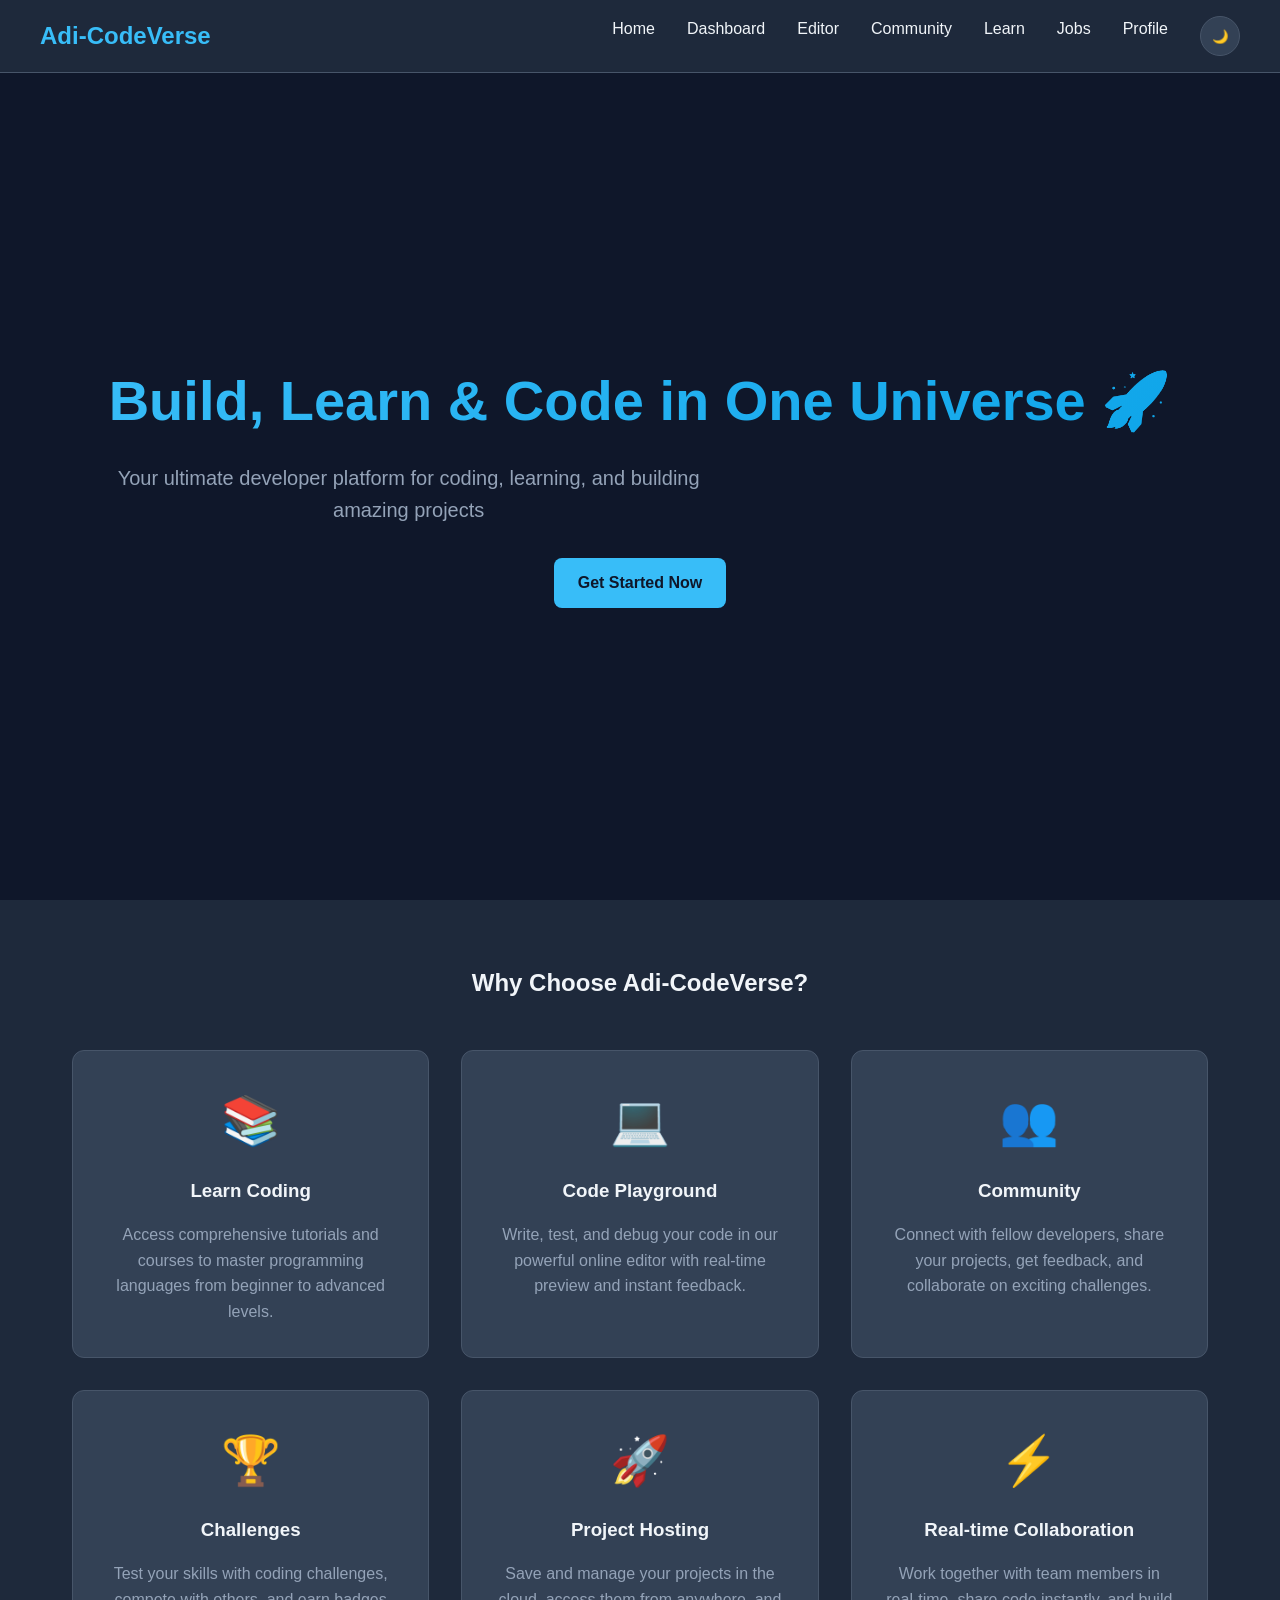
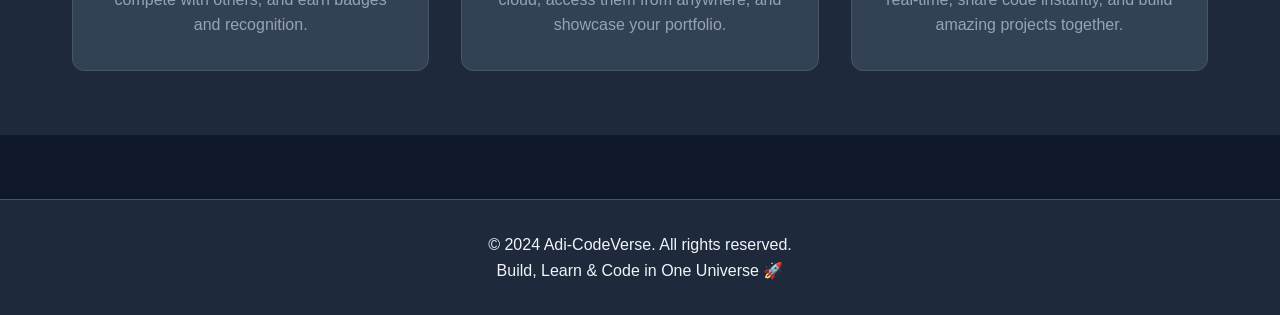
<file: index.html>
<!DOCTYPE html>
<html lang="en">
<head>
    <meta charset="UTF-8">
    <meta name="viewport" content="width=device-width, initial-scale=1.0">
    <title>Adi-CodeVerse - Build, Learn & Code in One Universe</title>
    <link rel="stylesheet" href="style.css">
</head>
<body>
    <!-- Navigation -->
    <nav class="navbar">
        <div class="nav-container">
            <a href="index.html" class="logo">Adi-CodeVerse</a>
            <ul class="nav-links">
                <li><a href="index.html">Home</a></li>
                <li><a href="dashboard.html">Dashboard</a></li>
                <li><a href="editor.html">Editor</a></li>
                <li><a href="community.html">Community</a></li>
                <li><a href="learn.html">Learn</a></li>
                <li><a href="jobs.html">Jobs</a></li>
                <li><a href="profile.html">Profile</a></li>
                <li><button class="theme-toggle" onclick="toggleTheme()">🌙</button></li>
            </ul>
        </div>
    </nav>

    <!-- Hero Section -->
    <section class="hero">
        <div class="container">
            <h1>Build, Learn & Code in One Universe 🚀</h1>
            <p>Your ultimate developer platform for coding, learning, and building amazing projects</p>
            <a href="signup.html" class="btn">Get Started Now</a>
        </div>
    </section>

    <!-- Features Section -->
    <section class="features" id="features">
        <div class="container">
            <h2 class="text-center">Why Choose Adi-CodeVerse?</h2>
            <div class="features-grid">
                <div class="feature-card">
                    <div class="feature-icon">📚</div>
                    <h3>Learn Coding</h3>
                    <p>Access comprehensive tutorials and courses to master programming languages from beginner to advanced levels.</p>
                </div>
                <div class="feature-card">
                    <div class="feature-icon">💻</div>
                    <h3>Code Playground</h3>
                    <p>Write, test, and debug your code in our powerful online editor with real-time preview and instant feedback.</p>
                </div>
                <div class="feature-card">
                    <div class="feature-icon">👥</div>
                    <h3>Community</h3>
                    <p>Connect with fellow developers, share your projects, get feedback, and collaborate on exciting challenges.</p>
                </div>
                <div class="feature-card">
                    <div class="feature-icon">🏆</div>
                    <h3>Challenges</h3>
                    <p>Test your skills with coding challenges, compete with others, and earn badges and recognition.</p>
                </div>
                <div class="feature-card">
                    <div class="feature-icon">🚀</div>
                    <h3>Project Hosting</h3>
                    <p>Save and manage your projects in the cloud, access them from anywhere, and showcase your portfolio.</p>
                </div>
                <div class="feature-card">
                    <div class="feature-icon">⚡</div>
                    <h3>Real-time Collaboration</h3>
                    <p>Work together with team members in real-time, share code instantly, and build amazing projects together.</p>
                </div>
            </div>
        </div>
    </section>

    <!-- Footer -->
    <footer class="footer">
        <div class="container">
            <p>&copy; 2024 Adi-CodeVerse. All rights reserved.</p>
            <p>Build, Learn & Code in One Universe 🚀</p>
        </div>
    </footer>

    <script src="script.js"></script>
</body>
</html>
</file>
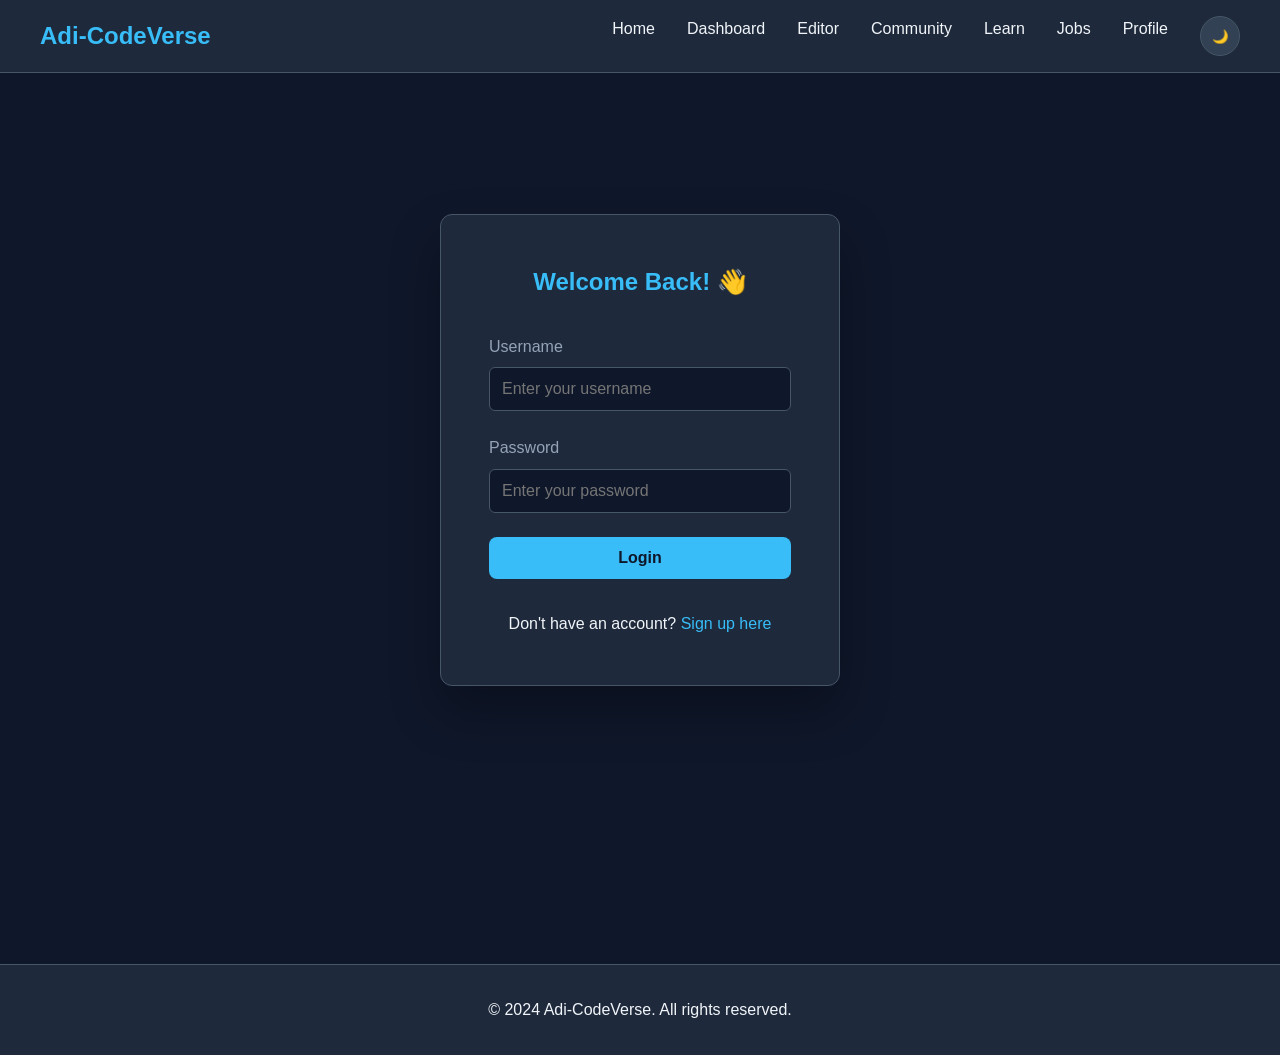
<file: community.html>
<!DOCTYPE html>
<html lang="en">
<head>
    <meta charset="UTF-8">
    <meta name="viewport" content="width=device-width, initial-scale=1.0">
    <title>Community - Adi-CodeVerse</title>
    <link rel="stylesheet" href="style.css">
</head>
<body>
    <!-- Navigation -->
    <nav class="navbar">
        <div class="nav-container">
            <a href="index.html" class="logo">Adi-CodeVerse</a>
            <ul class="nav-links">
                <li><a href="index.html">Home</a></li>
                <li><a href="dashboard.html">Dashboard</a></li>
                <li><a href="editor.html">Editor</a></li>
                <li><a href="community.html" class="btn">Community</a></li>
                <li><a href="learn.html">Learn</a></li>
                <li><a href="jobs.html">Jobs</a></li>
                <li><a href="profile.html">Profile</a></li>
                <li><button class="theme-toggle" onclick="toggleTheme()">🌙</button></li>
            </ul>
        </div>
    </nav>

    <!-- Community Section -->
    <section class="dashboard">
        <div class="container">
            <div class="welcome-section">
                <h1>🌍 Developer Community</h1>
                <p>Share your projects, get feedback, and connect with fellow developers!</p>
            </div>

            <!-- Create Post -->
            <div class="post-input-container">
                <h3>Create a Post</h3>
                <textarea id="postContent" class="post-textarea" placeholder="Share your thoughts, ask questions, or showcase your work..."></textarea>
                <button class="btn" onclick="addPost()">Post to Community</button>
            </div>

            <!-- Posts Feed -->
            <div id="postsContainer">
                <!-- Posts will be loaded here -->
            </div>
        </div>
    </section>

    <!-- Footer -->
    <footer class="footer">
        <div class="container">
            <p>&copy; 2024 Adi-CodeVerse. All rights reserved.</p>
            <p>Build, Learn & Connect in One Universe 🚀</p>
        </div>
    </footer>

    <script src="script.js"></script>
    <script src="chatbot.js"></script>
    <script>
        // Community specific functions
        function addPost() {
            const user = checkAuth();
            if (!user) {
                showToast('Please login to post', 'error');
                return;
            }

            const content = document.getElementById('postContent').value.trim();
            if (!content) {
                showToast('Please write something to post', 'error');
                return;
            }

            const post = {
                id: Date.now(),
                content: content,
                author: user.username,
                timestamp: new Date().toISOString(),
                likes: 0,
                liked: false
            };

            const posts = JSON.parse(localStorage.getItem('posts') || '[]');
            posts.unshift(post);
            localStorage.setItem('posts', JSON.stringify(posts));

            document.getElementById('postContent').value = '';
            showToast('Post shared successfully!', 'success');
            loadPosts();
        }

        function loadPosts() {
            const posts = JSON.parse(localStorage.getItem('posts') || '[]');
            const container = document.getElementById('postsContainer');

            if (posts.length === 0) {
                container.innerHTML = `
                    <div class="empty-state">
                        <div class="empty-state-icon">💬</div>
                        <h3>No posts yet</h3>
                        <p>Be the first to share something with the community!</p>
                    </div>
                `;
            } else {
                container.innerHTML = posts.map(post => `
                    <div class="post-item" data-post-id="${post.id}">
                        <div class="post-header">
                            <div>
                                <span class="post-author">${post.author}</span>
                                <span class="post-time">${new Date(post.timestamp).toLocaleString()}</span>
                            </div>
                        </div>
                        <div class="post-content">${post.content}</div>
                        <div class="post-actions">
                            <button class="like-button ${post.liked ? 'liked' : ''}" onclick="toggleLike(${post.id})">
                                ${post.liked ? '❤️' : '🤍'} ${post.likes}
                            </button>
                            ${post.author === JSON.parse(localStorage.getItem('adiCodeverseCurrentUser') || '{}').username ? 
                                `<button class="delete-post-btn" onclick="deletePost(${post.id})">Delete</button>` : ''}
                        </div>
                    </div>
                `).join('');
            }
        }

        function toggleLike(postId) {
            const user = checkAuth();
            if (!user) {
                showToast('Please login to like posts', 'error');
                return;
            }

            const posts = JSON.parse(localStorage.getItem('posts') || '[]');
            const postIndex = posts.findIndex(p => p.id === postId);
            
            if (postIndex !== -1) {
                if (!posts[postIndex].liked) {
                    posts[postIndex].likes++;
                    posts[postIndex].liked = true;
                } else {
                    posts[postIndex].likes--;
                    posts[postIndex].liked = false;
                }
                
                localStorage.setItem('posts', JSON.stringify(posts));
                loadPosts();
            }
        }

        function deletePost(postId) {
            if (!confirm('Are you sure you want to delete this post?')) {
                return;
            }

            const posts = JSON.parse(localStorage.getItem('posts') || '[]');
            const updatedPosts = posts.filter(p => p.id !== postId);
            localStorage.setItem('posts', JSON.stringify(updatedPosts));

            showToast('Post deleted successfully', 'success');
            loadPosts();
        }

        // Initialize page
        document.addEventListener('DOMContentLoaded', function() {
            loadPosts();
        });
    </script>
</body>
</html>
</file>
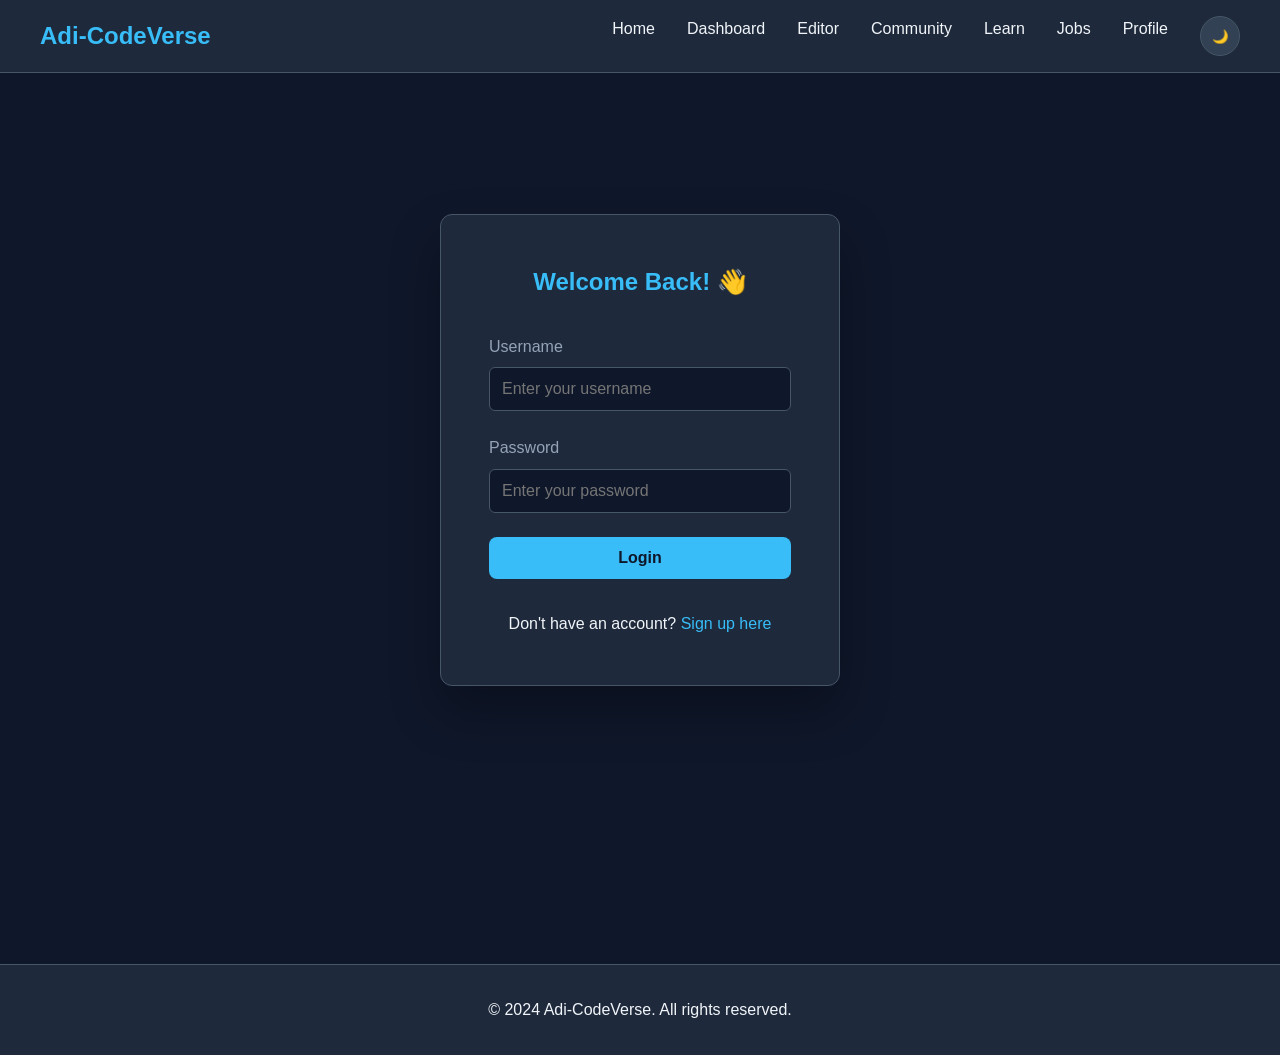
<file: dashboard.html>
<!DOCTYPE html>
<html lang="en">
<head>
    <meta charset="UTF-8">
    <meta name="viewport" content="width=device-width, initial-scale=1.0">
    <title>Dashboard - Adi-CodeVerse</title>
    <link rel="stylesheet" href="style.css">
</head>
<body>
    <!-- Navigation -->
    <nav class="navbar">
        <div class="nav-container">
            <a href="index.html" class="logo">Adi-CodeVerse</a>
            <ul class="nav-links">
                <li><a href="index.html">Home</a></li>
                <li><a href="dashboard.html">Dashboard</a></li>
                <li><a href="editor.html">Editor</a></li>
                <li><a href="community.html">Community</a></li>
                <li><a href="learn.html">Learn</a></li>
                <li><a href="jobs.html">Jobs</a></li>
                <li><a href="profile.html">Profile</a></li>
                <li><button class="theme-toggle" onclick="toggleTheme()">🌙</button></li>
            </ul>
        </div>
    </nav>

    <!-- Dashboard Section -->
    <section class="dashboard">
        <div class="container">
            <div class="welcome-section">
                <h1 id="welcomeMessage">Welcome back!</h1>
                <p>Ready to build something amazing today?</p>
            </div>

            <!-- Search Section -->
            <div class="search-container">
                <span class="search-icon">🔍</span>
                <input type="text" id="searchInput" class="search-input" placeholder="Search projects..." oninput="searchProjects()">
            </div>

            <div class="dashboard-grid">
                <div class="dashboard-card">
                    <h3>📁 My Projects</h3>
                    <p>View and manage your coding projects. Save your work and continue building amazing applications.</p>
                    <button class="btn btn-secondary" onclick="navigateTo('editor.html')">Create New Project</button>
                    <div id="projectsList" class="dashboard-card-content">
                        <!-- Projects will be loaded here -->
                    </div>
                </div>

                <div class="dashboard-card">
                    <h3>📚 Courses</h3>
                    <p>Access our comprehensive coding courses and tutorials. Learn new programming languages and frameworks.</p>
                    <button class="btn btn-secondary">Browse Courses</button>
                    <div class="dashboard-card-content">
                        <small>🚀 Coming Soon</small>
                    </div>
                </div>

                <div class="dashboard-card">
                    <h3>🏆 Challenges</h3>
                    <p>Test your skills with coding challenges. Compete with other developers and earn badges.</p>
                    <button class="btn btn-secondary">View Challenges</button>
                    <div class="dashboard-card-content">
                        <small>🚀 Coming Soon</small>
                    </div>
                </div>

                <div class="dashboard-card">
                    <h3>👥 Community</h3>
                    <p>Connect with fellow developers, share your projects, get feedback, and collaborate on exciting ideas.</p>
                    <button class="btn btn-secondary">Join Community</button>
                    <div class="dashboard-card-content">
                        <small>🚀 Coming Soon</small>
                    </div>
                </div>

                <div class="dashboard-card">
                    <h3>📊 Statistics</h3>
                    <p>Track your coding progress, view your achievements, and monitor your learning journey.</p>
                    <div class="dashboard-card-content">
                        <div class="stats-row">
                            <span>Projects Created:</span>
                            <span id="projectCount">0</span>
                        </div>
                        <div class="stats-row">
                            <span>Member Since:</span>
                            <span id="memberSince">Today</span>
                        </div>
                        <div class="stats-row">
                            <span>Current Streak:</span>
                            <span>🔥 1 day</span>
                        </div>
                    </div>
                </div>

                <div class="dashboard-card">
                    <h3>⚡ Quick Actions</h3>
                    <p>Quick access to your most used features and recent activities.</p>
                    <div class="quick-actions">
                        <button class="btn btn-secondary" onclick="navigateTo('editor.html')">Open Editor</button>
                        <button class="btn btn-secondary" onclick="loadProjects()">Refresh Projects</button>
                        <button class="btn btn-secondary" onclick="showToast('Settings coming soon!', 'error')">Settings</button>
                    </div>
                </div>
            </div>
        </div>
    </section>

    <!-- Footer -->
    <footer class="footer">
        <div class="container">
            <p>&copy; 2024 Adi-CodeVerse. All rights reserved.</p>
        </div>
    </footer>

    <script src="script.js"></script>
    <script>
        // Load user data and projects when page loads
        document.addEventListener('DOMContentLoaded', function() {
            loadUserData();
            loadProjects();
            updateStatistics();
        });

        function updateStatistics() {
            const user = JSON.parse(localStorage.getItem('adiCodeverseCurrentUser') || '{}');
            const projects = JSON.parse(localStorage.getItem('adiCodeverseProjects') || '[]');
            const userProjects = projects.filter(p => p.username === user.username);
            
            document.getElementById('projectCount').textContent = userProjects.length;
            
            if (user.loginTime) {
                const loginDate = new Date(user.loginTime);
                document.getElementById('memberSince').textContent = loginDate.toLocaleDateString();
            }
        }
    </script>
</body>
</html>
</file>
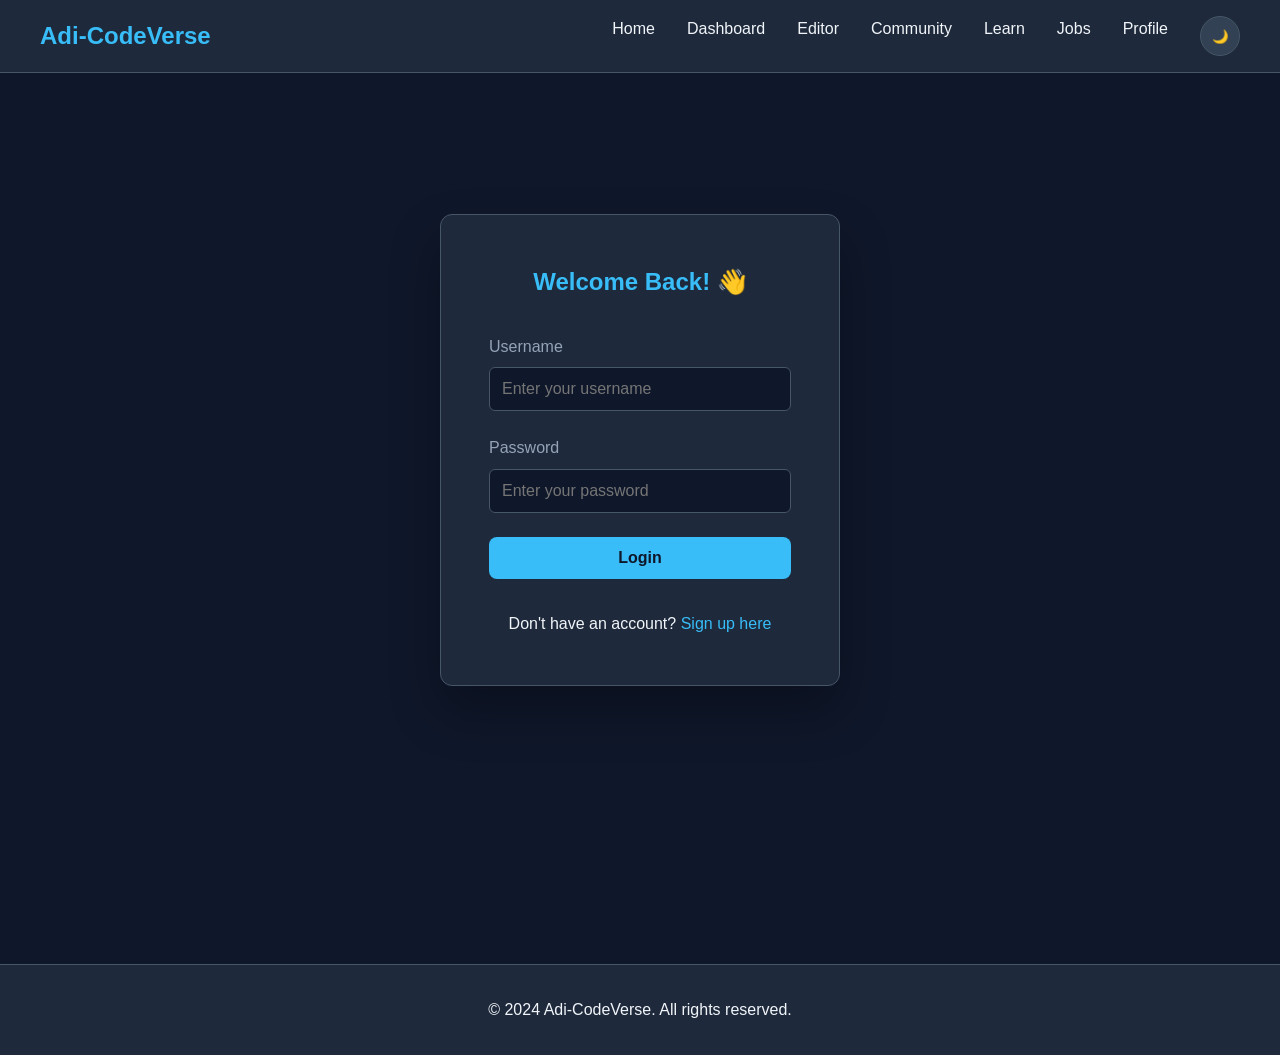
<file: editor.html>
<!DOCTYPE html>
<html lang="en">
<head>
    <meta charset="UTF-8">
    <meta name="viewport" content="width=device-width, initial-scale=1.0">
    <title>Code Editor - Adi-CodeVerse</title>
    <link rel="stylesheet" href="style.css">
    <style>
        /* Additional styles for editor page */
        .editor-header {
            background: var(--bg-secondary);
            padding: 1rem 2rem;
            border-bottom: 1px solid var(--border);
            display: flex;
            justify-content: space-between;
            align-items: center;
        }
        
        .editor-actions {
            display: flex;
            gap: 1rem;
        }
        
        .project-tabs {
            background: var(--bg-secondary);
            padding: 0.5rem 2rem;
            border-bottom: 1px solid var(--border);
            display: flex;
            gap: 1rem;
            overflow-x: auto;
        }
        
        .project-tab {
            padding: 0.5rem 1rem;
            background: var(--bg-card);
            border: 1px solid var(--border);
            border-radius: 6px;
            cursor: pointer;
            transition: all 0.3s ease;
            white-space: nowrap;
        }
        
        .project-tab:hover {
            background: var(--accent);
            color: var(--bg-primary);
        }
        
        .project-tab.active {
            background: var(--accent);
            color: var(--bg-primary);
        }
        
        @media (max-width: 768px) {
            .editor-layout {
                grid-template-columns: 1fr;
            }
            
            .editor-actions {
                flex-direction: column;
                gap: 0.5rem;
            }
            
            .editor-header {
                flex-direction: column;
                gap: 1rem;
            }
        }
    </style>
</head>
<body>
    <!-- Navigation -->
    <nav class="navbar">
        <div class="nav-container">
            <a href="index.html" class="logo">Adi-CodeVerse</a>
            <ul class="nav-links">
                <li><a href="index.html">Home</a></li>
                <li><a href="dashboard.html">Dashboard</a></li>
                <li><a href="editor.html">Editor</a></li>
                <li><a href="community.html">Community</a></li>
                <li><a href="learn.html">Learn</a></li>
                <li><a href="jobs.html">Jobs</a></li>
                <li><a href="profile.html">Profile</a></li>
                <li><a href="#" onclick="logout()" class="btn btn-danger">Logout</a></li>
                <li><button class="theme-toggle" onclick="toggleTheme()">🌙</button></li>
            </ul>
        </div>
    </nav>

    <!-- Editor Header -->
    <div class="editor-header">
        <div class="editor-header-content">
            <div>
                <h2>Code Playground</h2>
                <p>Write HTML, CSS, and JavaScript code</p>
            </div>
            <div class="editor-actions">
                <button class="btn btn-secondary" onclick="saveProject()" id="saveButton">💾 Save Project</button>
                <button class="btn btn-secondary" onclick="loadProjects()">📁 Load Projects</button>
                <button class="btn" onclick="runFullCode()" id="runButton">▶️ Run Code</button>
            </div>
        </div>
    </div>

    <!-- Project Tabs -->
    <div class="project-tabs" id="projectTabs">
        <div class="project-tab active" onclick="switchTab('html')">HTML</div>
        <div class="project-tab" onclick="switchTab('css')">CSS</div>
        <div class="project-tab" onclick="switchTab('js')">JavaScript</div>
    </div>

    <!-- Editor Section -->
    <section class="editor-container">
        <div class="container">
            <div class="editor-layout">
                <!-- HTML Code Section -->
                <div class="code-section" id="htmlSection">
                    <h3>📄 HTML</h3>
                    <textarea id="htmlCode" class="code-textarea" placeholder="Write your HTML code here...&#10;&#10;Example:&#10;&lt;h1&gt;Hello World&lt;/h1&gt;&#10;&lt;p&gt;Welcome to Adi-CodeVerse!&lt;/p&gt;"><!DOCTYPE html>
<html lang="en">
<head>
    <meta charset="UTF-8">
    <meta name="viewport" content="width=device-width, initial-scale=1.0">
    <title>My Project</title>
</head>
<body>
    <h1>Welcome to Adi-CodeVerse!</h1>
    <p>Start coding amazing projects...</p>
    <button onclick="showMessage()">Click Me!</button>
</body>
</html></textarea>
                </div>

                <!-- CSS Code Section -->
                <div class="code-section" id="cssSection">
                    <h3>🎨 CSS</h3>
                    <textarea id="cssCode" class="code-textarea" placeholder="Write your CSS code here...&#10;&#10;Example:&#10;body {&#10;    font-family: Arial, sans-serif;&#10;    background: #f0f0f0;&#10;}&#10;&#10;h1 {&#10;    color: #333;&#10;}">body {
    font-family: 'Segoe UI', Tahoma, Geneva, Verdana, sans-serif;
    background: linear-gradient(135deg, #667eea 0%, #764ba2 100%);
    color: white;
    text-align: center;
    padding: 2rem;
    min-height: 100vh;
    margin: 0;
    display: flex;
    flex-direction: column;
    justify-content: center;
    align-items: center;
}

h1 {
    font-size: 3rem;
    margin-bottom: 1rem;
    text-shadow: 2px 2px 4px rgba(0,0,0,0.3);
}

p {
    font-size: 1.2rem;
    margin-bottom: 2rem;
}

button {
    background: #ff6b6b;
    color: white;
    border: none;
    padding: 1rem 2rem;
    font-size: 1rem;
    border-radius: 50px;
    cursor: pointer;
    transition: all 0.3s ease;
    box-shadow: 0 4px 15px rgba(0,0,0,0.2);
}

button:hover {
    background: #ff5252;
    transform: translateY(-2px);
    box-shadow: 0 6px 20px rgba(0,0,0,0.3);
}</textarea>
                </div>

                <!-- JavaScript Code Section -->
                <div class="code-section" id="jsSection">
                    <h3>⚡ JavaScript</h3>
                    <textarea id="jsCode" class="code-textarea" placeholder="Write your JavaScript code here...&#10;&#10;Example:&#10;function showMessage() {&#10;    alert('Hello, World!');&#10;}&#10;&#10;console.log('Code is running!');">function showMessage() {
    const messages = [
        '🚀 Welcome to Adi-CodeVerse!',
        '💻 Keep coding, keep growing!',
        '⭐ You\'re doing amazing!',
        '🎯 One step closer to mastery!',
        '🔥 Code on, developer!'
    ];
    
    const randomMessage = messages[Math.floor(Math.random() * messages.length)];
    
    // Create a nice notification instead of alert
    const notification = document.createElement('div');
    notification.style.cssText = `
        position: fixed;
        top: 20px;
        right: 20px;
        background: #4CAF50;
        color: white;
        padding: 1rem 1.5rem;
        border-radius: 8px;
        box-shadow: 0 4px 15px rgba(0,0,0,0.2);
        z-index: 1000;
        animation: slideIn 0.3s ease;
    `;
    notification.textContent = randomMessage;
    
    document.body.appendChild(notification);
    
    setTimeout(() => {
        notification.style.animation = 'slideOut 0.3s ease';
        setTimeout(() => {
            document.body.removeChild(notification);
        }, 300);
    }, 3000);
}

// Add some interactivity
document.addEventListener('DOMContentLoaded', function() {
    console.log('🎉 Welcome to the Adi-CodeVerse Editor!');
    console.log('💡 Tip: Press Ctrl+Enter to run your code instantly!');
});</textarea>
                </div>

                <!-- Output Section -->
                <div class="output-section">
                    <h3>🖥️ Output Preview</h3>
                    <iframe id="outputFrame" class="output-iframe-accessible" title="Code Output Preview"></iframe>
                </div>
            </div>
        </div>
    </section>

    <!-- Footer -->
    <footer class="footer">
        <div class="container">
            <p>&copy; 2024 Adi-CodeVerse. All rights reserved.</p>
            <p>💡 Tip: Press Ctrl+Enter to run code, Ctrl+S to save project</p>
        </div>
    </footer>

    <script src="script.js"></script>
    <script>
        // Tab switching functionality
        function switchTab(tab) {
            // Update tab buttons
            document.querySelectorAll('.project-tab').forEach(t => t.classList.remove('active'));
            event.target.classList.add('active');
            
            // Focus on corresponding textarea
            if (tab === 'html') {
                document.getElementById('htmlCode').focus();
            } else if (tab === 'css') {
                document.getElementById('cssCode').focus();
            } else if (tab === 'js') {
                document.getElementById('jsCode').focus();
            }
        }

        // Auto-run code on page load
        window.addEventListener('load', function() {
            setTimeout(() => {
                runFullCode();
            }, 1000);
        });

        // Add syntax highlighting placeholder (visual feedback)
        document.querySelectorAll('.code-textarea').forEach(textarea => {
            textarea.addEventListener('input', function() {
                this.style.borderColor = 'var(--accent)';
                setTimeout(() => {
                    this.style.borderColor = 'var(--border)';
                }, 200);
            });
        });
    </script>
</body>
</html>
</file>
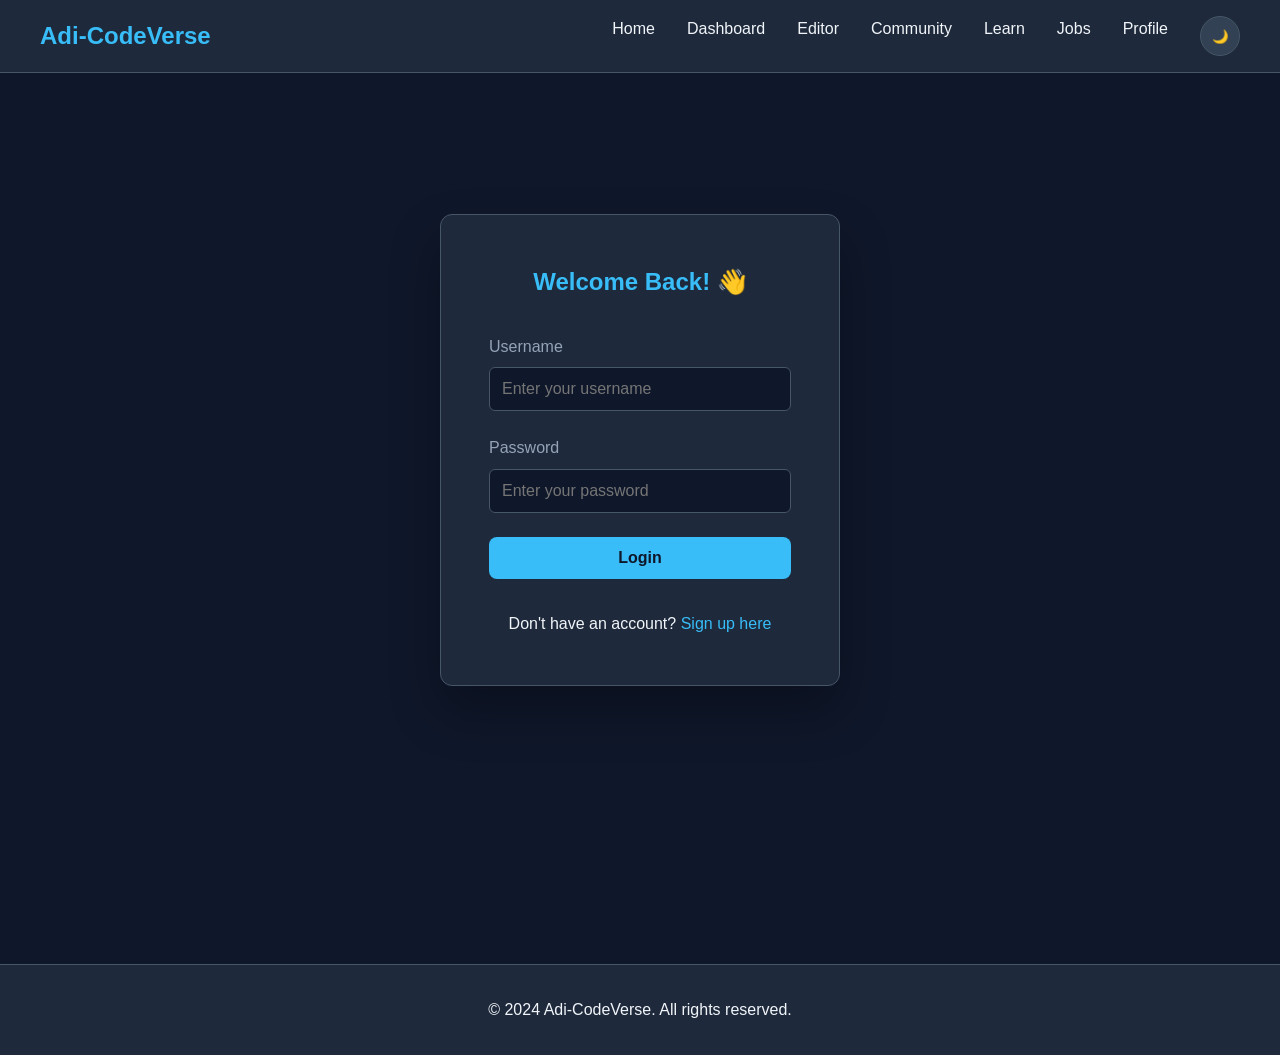
<file: jobs.html>
<!DOCTYPE html>
<html lang="en">
<head>
    <meta charset="UTF-8">
    <meta name="viewport" content="width=device-width, initial-scale=1.0">
    <title>Jobs - Adi-CodeVerse</title>
    <link rel="stylesheet" href="style.css">
</head>
<body>
    <!-- Navigation -->
    <nav class="navbar">
        <div class="nav-container">
            <a href="index.html" class="logo">Adi-CodeVerse</a>
            <ul class="nav-links">
                <li><a href="index.html">Home</a></li>
                <li><a href="dashboard.html">Dashboard</a></li>
                <li><a href="editor.html">Editor</a></li>
                <li><a href="community.html">Community</a></li>
                <li><a href="learn.html">Learn</a></li>
                <li><a href="jobs.html" class="btn">Jobs</a></li>
                <li><a href="profile.html">Profile</a></li>
                <li><button class="theme-toggle" onclick="toggleTheme()">🌙</button></li>
            </ul>
        </div>
    </nav>

    <!-- Jobs Section -->
    <section class="dashboard">
        <div class="container">
            <div class="welcome-section">
                <h1>💼 Developer Jobs</h1>
                <p>Find your dream job in the tech industry. Browse opportunities from top companies!</p>
            </div>

            <!-- Search Filter -->
            <div class="search-container">
                <span class="search-icon">🔍</span>
                <input type="text" id="jobSearch" class="search-input" placeholder="Search jobs by title, company, or skills..." oninput="filterJobs()">
            </div>

            <!-- Job Grid -->
            <div id="jobsContainer" class="job-grid">
                <!-- Jobs will be loaded here -->
            </div>
        </div>
    </section>

    <!-- Footer -->
    <footer class="footer">
        <div class="container">
            <p>&copy; 2024 Adi-CodeVerse. All rights reserved.</p>
            <p>Build Your Career in One Universe 🚀</p>
        </div>
    </footer>

    <script src="script.js"></script>
    <script src="chatbot.js"></script>
    <script>
        // Jobs data
        const jobsData = [
            {
                id: 1,
                title: "Frontend Developer",
                company: "TechCorp Solutions",
                location: "Remote",
                type: "Full-time",
                experience: "2-3 years",
                skills: ["React", "TypeScript", "CSS", "JavaScript"],
                description: "We're looking for a talented Frontend Developer to join our growing team. You'll work on modern web applications using React and TypeScript.",
                posted: "2024-01-15"
            },
            {
                id: 2,
                title: "Full Stack Developer",
                company: "Digital Innovations Inc",
                location: "San Francisco, CA",
                type: "Full-time",
                experience: "3-5 years",
                skills: ["Node.js", "React", "MongoDB", "AWS"],
                description: "Join our team to build scalable web applications. Experience with MERN stack and cloud deployment required.",
                posted: "2024-01-14"
            },
            {
                id: 3,
                title: "JavaScript Developer",
                company: "StartupHub",
                location: "New York, NY",
                type: "Full-time",
                experience: "1-2 years",
                skills: ["JavaScript", "ES6+", "HTML", "CSS"],
                description: "Looking for passionate JavaScript developers to help build innovative products. Great opportunity for growth!",
                posted: "2024-01-13"
            },
            {
                id: 4,
                title: "React Developer",
                company: "WebCraft Agency",
                location: "Remote",
                type: "Contract",
                experience: "2+ years",
                skills: ["React", "Redux", "REST APIs", "Git"],
                description: "We need a React expert to work on client projects. Strong understanding of state management and component architecture.",
                posted: "2024-01-12"
            },
            {
                id: 5,
                title: "UI/UX Designer",
                company: "Creative Studios",
                location: "Los Angeles, CA",
                type: "Full-time",
                experience: "2-4 years",
                skills: ["Figma", "Adobe XD", "Prototyping", "User Research"],
                description: "Join our design team to create beautiful and functional user interfaces for web and mobile applications.",
                posted: "2024-01-11"
            },
            {
                id: 6,
                title: "Backend Developer",
                company: "DataFlow Systems",
                location: "Austin, TX",
                type: "Full-time",
                experience: "3+ years",
                skills: ["Python", "Django", "PostgreSQL", "Docker"],
                description: "Seeking experienced Backend Developer to build and maintain robust server-side applications and APIs.",
                posted: "2024-01-10"
            }
        ];

        let currentJobs = [...jobsData];

        function loadJobs() {
            const container = document.getElementById('jobsContainer');
            
            if (currentJobs.length === 0) {
                container.innerHTML = `
                    <div class="empty-state">
                        <div class="empty-state-icon">💼</div>
                        <h3>No jobs found</h3>
                        <p>Try adjusting your search criteria or check back later!</p>
                    </div>
                `;
            } else {
                container.innerHTML = currentJobs.map(job => `
                    <div class="job-card" data-job-id="${job.id}">
                        <div class="job-header">
                            <h3 class="job-title">${job.title}</h3>
                            <div class="job-company">${job.company}</div>
                        </div>
                        <div class="job-meta">
                            <span class="job-tag">📍 ${job.location}</span>
                            <span class="job-tag">💼 ${job.type}</span>
                            <span class="job-tag">📊 ${job.experience}</span>
                        </div>
                        <div class="job-description">${job.description}</div>
                        <div class="job-meta">
                            <strong>Skills:</strong> ${job.skills.map(skill => `<span class="job-tag">${skill}</span>`).join(' ')}
                        </div>
                        <div style="margin-top: 1rem; text-align: center;">
                            <button class="btn" onclick="applyForJob(${job.id})">Apply Now</button>
                        </div>
                        <div style="margin-top: 0.5rem; text-align: center; color: var(--text-secondary); font-size: 0.85rem;">
                            Posted: ${new Date(job.posted).toLocaleDateString()}
                        </div>
                    </div>
                `).join('');
            }
        }

        function filterJobs() {
            const searchTerm = document.getElementById('jobSearch').value.toLowerCase();
            
            if (!searchTerm) {
                currentJobs = [...jobsData];
            } else {
                currentJobs = jobsData.filter(job => 
                    job.title.toLowerCase().includes(searchTerm) ||
                    job.company.toLowerCase().includes(searchTerm) ||
                    job.skills.some(skill => skill.toLowerCase().includes(searchTerm))
                );
            }
            
            loadJobs();
        }

        function applyForJob(jobId) {
            const user = checkAuth();
            if (!user) {
                showToast('Please login to apply for jobs', 'error');
                return;
            }

            const job = jobsData.find(j => j.id === jobId);
            if (job) {
                // Save application
                const applications = JSON.parse(localStorage.getItem('jobApplications') || '[]');
                const application = {
                    id: Date.now(),
                    jobId: jobId,
                    jobTitle: job.title,
                    company: job.company,
                    username: user.username,
                    appliedAt: new Date().toISOString()
                };
                
                // Check if already applied
                if (applications.some(app => app.jobId === jobId && app.username === user.username)) {
                    showToast('You have already applied for this position', 'error');
                    return;
                }
                
                applications.push(application);
                localStorage.setItem('jobApplications', JSON.stringify(applications));
                
                showToast(`Successfully applied for ${job.title} at ${job.company}! 🎉`, 'success');
            }
        }

        // Initialize page
        document.addEventListener('DOMContentLoaded', function() {
            loadJobs();
        });
    </script>
</body>
</html>
</file>
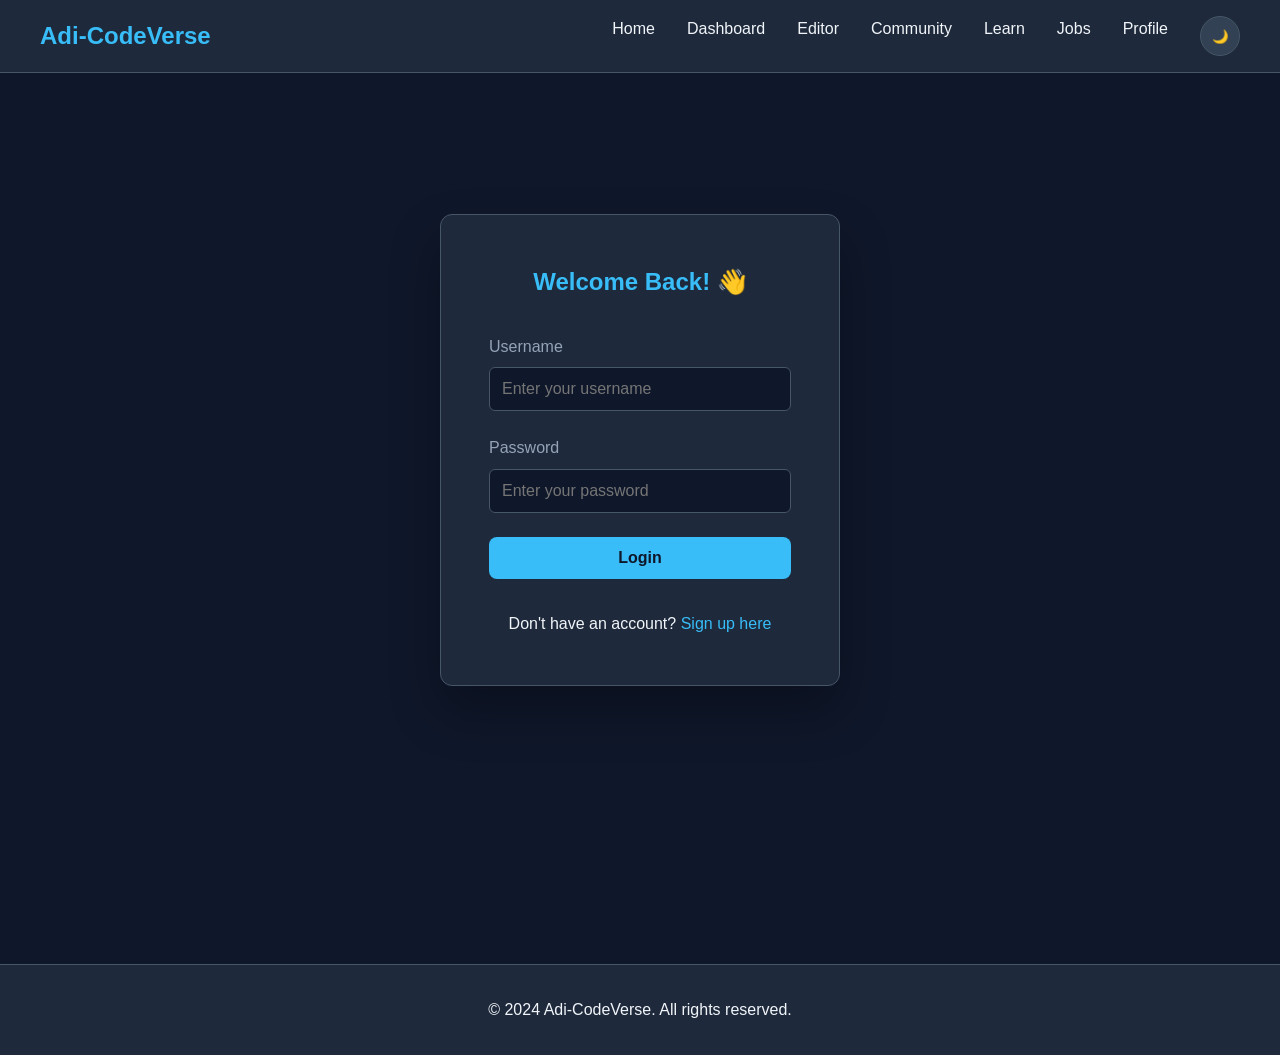
<file: learn.html>
<!DOCTYPE html>
<html lang="en">
<head>
    <meta charset="UTF-8">
    <meta name="viewport" content="width=device-width, initial-scale=1.0">
    <title>Learning Hub - Adi-CodeVerse</title>
    <link rel="stylesheet" href="style.css">
</head>
<body>
    <!-- Navigation -->
    <nav class="navbar">
        <div class="nav-container">
            <a href="index.html" class="logo">Adi-CodeVerse</a>
            <ul class="nav-links">
                <li><a href="index.html">Home</a></li>
                <li><a href="dashboard.html">Dashboard</a></li>
                <li><a href="editor.html">Editor</a></li>
                <li><a href="community.html">Community</a></li>
                <li><a href="learn.html" class="btn">Learn</a></li>
                <li><a href="jobs.html">Jobs</a></li>
                <li><a href="profile.html">Profile</a></li>
                <li><button class="theme-toggle" onclick="toggleTheme()">🌙</button></li>
            </ul>
        </div>
    </nav>

    <!-- Learning Section -->
    <section class="dashboard">
        <div class="container">
            <div class="welcome-section">
                <h1>📚 Learning Hub</h1>
                <p>Master web development with our comprehensive courses and tutorials!</p>
            </div>

            <!-- Course Grid -->
            <div class="course-grid">
                <!-- HTML Course -->
                <div class="course-card">
                    <div class="course-icon">🌐</div>
                    <h3>HTML Fundamentals</h3>
                    <p>Learn the building blocks of the web - HTML5 semantics, forms, and best practices.</p>
                    <button class="btn" onclick="toggleCourse('html')">Start Learning</button>
                    <div id="html-content" class="course-content hidden">
                        <h4>📋 HTML Course Outline</h4>
                        <ul>
                            <li>HTML5 Document Structure</li>
                            <li>Semantic Elements & Tags</li>
                            <li>Forms & Input Validation</li>
                            <li>Media Elements (Images, Video, Audio)</li>
                            <li>Accessibility Best Practices</li>
                            <li>SEO Optimization Basics</li>
                        </ul>
                        <p><strong>Prerequisites:</strong> None - Perfect for beginners!</p>
                        <p><strong>Duration:</strong> 2-3 weeks</p>
                    </div>
                </div>

                <!-- CSS Course -->
                <div class="course-card">
                    <div class="course-icon">🎨</div>
                    <h3>CSS Mastery</h3>
                    <p>Transform your web pages with modern CSS techniques, animations, and responsive design.</p>
                    <button class="btn" onclick="toggleCourse('css')">Start Learning</button>
                    <div id="css-content" class="course-content hidden">
                        <h4>🎨 CSS Course Outline</h4>
                        <ul>
                            <li>CSS Selectors & Specificity</li>
                            <li>Box Model & Layout</li>
                            <li>Flexbox & Grid Systems</li>
                            <li>Responsive Design Principles</li>
                            <li>CSS Animations & Transitions</li>
                            <li>CSS Variables & Custom Properties</li>
                        </ul>
                        <p><strong>Prerequisites:</strong> HTML Fundamentals</p>
                        <p><strong>Duration:</strong> 3-4 weeks</p>
                    </div>
                </div>

                <!-- JavaScript Course -->
                <div class="course-card">
                    <div class="course-icon">⚡</div>
                    <h3>JavaScript Programming</h3>
                    <p>Master programming fundamentals, DOM manipulation, and modern JavaScript ES6+ features.</p>
                    <button class="btn" onclick="toggleCourse('javascript')">Start Learning</button>
                    <div id="javascript-content" class="course-content hidden">
                        <h4>⚡ JavaScript Course Outline</h4>
                        <ul>
                            <li>Variables & Data Types</li>
                            <li>Functions & Scope</li>
                            <li>Arrays & Objects</li>
                            <li>DOM Manipulation</li>
                            <li>Events & Event Handling</li>
                            <li>Async JavaScript (Promises, Async/Await)</li>
                            <li>ES6+ Features (Arrow Functions, Destructuring)</li>
                        </ul>
                        <p><strong>Prerequisites:</strong> HTML & CSS Basics</p>
                        <p><strong>Duration:</strong> 4-6 weeks</p>
                    </div>
                </div>

                <!-- React Course -->
                <div class="course-card">
                    <div class="course-icon">⚛️</div>
                    <h3>React Development</h3>
                    <p>Build modern web applications with React, hooks, and state management.</p>
                    <button class="btn" onclick="toggleCourse('react')">Start Learning</button>
                    <div id="react-content" class="course-content hidden">
                        <h4>⚛️ React Course Outline</h4>
                        <ul>
                            <li>Components & Props</li>
                            <li>State Management (useState, useReducer)</li>
                            <li>React Hooks (useEffect, useContext, etc.)</li>
                            <li>Routing with React Router</li>
                            <li>Handling Forms & User Input</li>
                            <li>Performance Optimization</li>
                            <li>Building Real Projects</li>
                        </ul>
                        <p><strong>Prerequisites:</strong> JavaScript Mastery</p>
                        <p><strong>Duration:</strong> 6-8 weeks</p>
                    </div>
                </div>
            </div>
        </div>
    </section>

    <!-- Footer -->
    <footer class="footer">
        <div class="container">
            <p>&copy; 2024 Adi-CodeVerse. All rights reserved.</p>
            <p>Learn, Build & Grow in One Universe 🚀</p>
        </div>
    </footer>

    <script src="script.js"></script>
    <script src="chatbot.js"></script>
    <script>
        // Learning specific functions
        function toggleCourse(courseId) {
            const content = document.getElementById(`${courseId}-content`);
            const allContents = document.querySelectorAll('.course-content');
            
            // Hide all other course contents
            allContents.forEach(c => {
                if (c !== content) {
                    c.style.display = 'none';
                }
            });
            
            // Toggle selected course content
            if (content.style.display === 'none') {
                content.style.display = 'block';
                // Track progress
                updateProgress(courseId);
            } else {
                content.style.display = 'none';
            }
        }

        function updateProgress(courseId) {
            const user = checkAuth();
            if (!user) return;

            const progress = JSON.parse(localStorage.getItem('learningProgress') || '{}');
            if (!progress[user.username]) {
                progress[user.username] = {};
            }
            
            if (!progress[user.username][courseId]) {
                progress[user.username][courseId] = {
                    started: true,
                    startDate: new Date().toISOString(),
                    completed: false
                };
            }
            
            localStorage.setItem('learningProgress', JSON.stringify(progress));
            showToast(`Started learning ${courseId.toUpperCase()}! 📚`, 'success');
        }

        // Initialize page
        document.addEventListener('DOMContentLoaded', function() {
            // Load any saved progress
            const user = JSON.parse(localStorage.getItem('adiCodeverseCurrentUser') || '{}');
            if (user.username) {
                const progress = JSON.parse(localStorage.getItem('learningProgress') || '{}');
                const userProgress = progress[user.username] || {};
                
                // Show progress indicators
                Object.keys(userProgress).forEach(courseId => {
                    if (userProgress[courseId].started) {
                        const button = document.querySelector(`button[onclick="toggleCourse('${courseId}')"]`);
                        if (button) {
                            button.textContent = 'Continue Learning';
                            button.style.background = 'var(--success)';
                        }
                    }
                });
            }
        });
    </script>
</body>
</html>
</file>
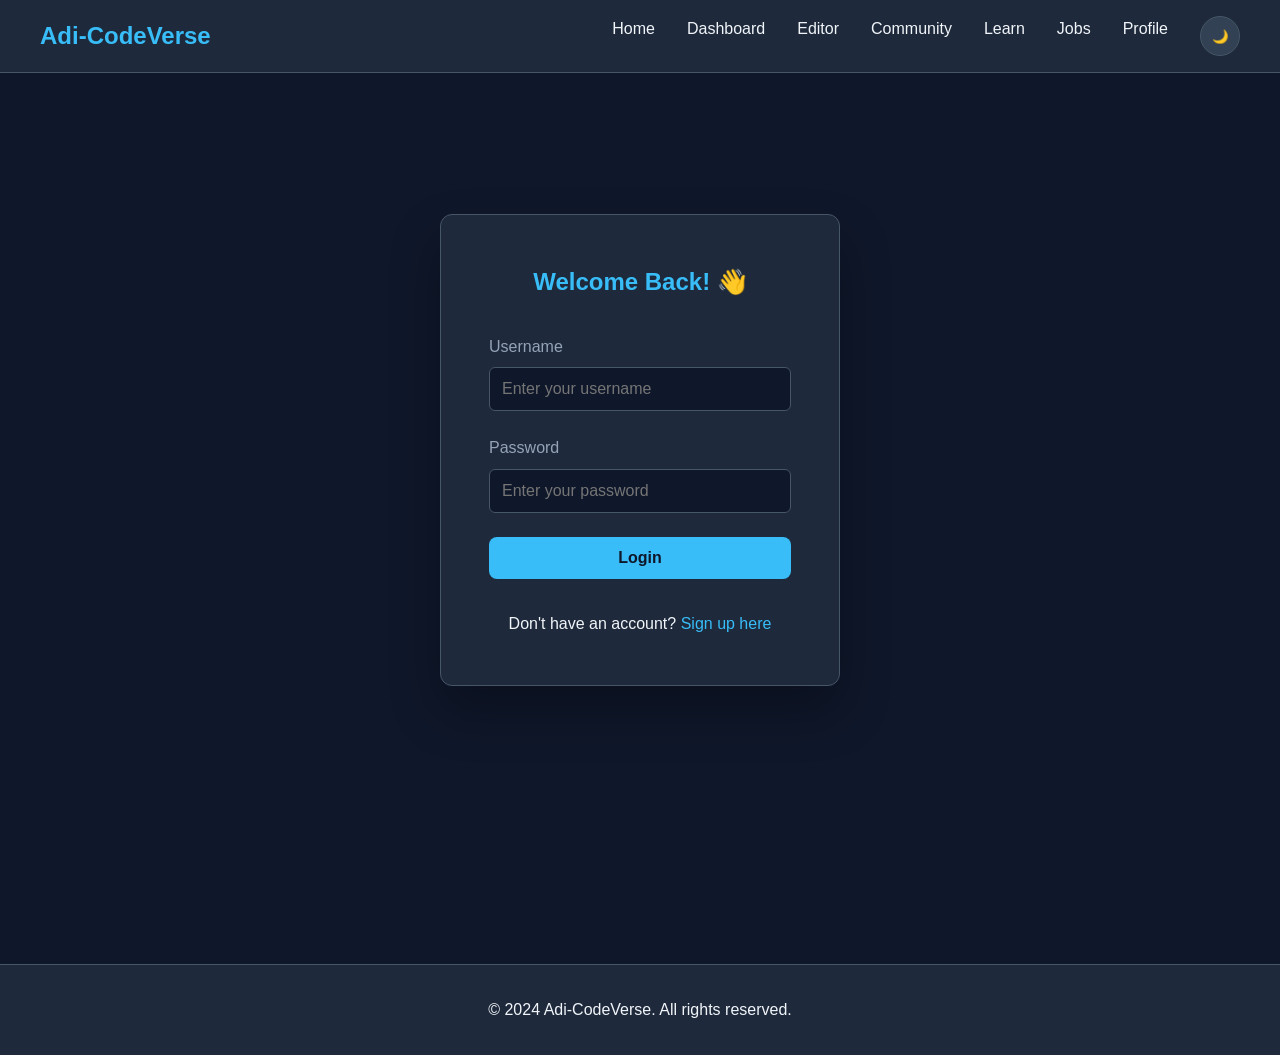
<file: login.html>
<!DOCTYPE html>
<html lang="en">
<head>
    <meta charset="UTF-8">
    <meta name="viewport" content="width=device-width, initial-scale=1.0">
    <title>Login - Adi-CodeVerse</title>
    <link rel="stylesheet" href="style.css">
</head>
<body>
    <!-- Navigation -->
    <nav class="navbar">
        <div class="nav-container">
            <a href="index.html" class="logo">Adi-CodeVerse</a>
            <ul class="nav-links">
                <li><a href="index.html">Home</a></li>
                <li><a href="dashboard.html">Dashboard</a></li>
                <li><a href="editor.html">Editor</a></li>
                <li><a href="community.html">Community</a></li>
                <li><a href="learn.html">Learn</a></li>
                <li><a href="jobs.html">Jobs</a></li>
                <li><a href="profile.html">Profile</a></li>
                <li><button class="theme-toggle" onclick="toggleTheme()">🌙</button></li>
            </ul>
        </div>
    </nav>

    <!-- Login Section -->
    <section class="auth-container">
        <div class="auth-form">
            <h2>Welcome Back! 👋</h2>
            <form id="loginForm">
                <div class="form-group">
                    <label for="username">Username</label>
                    <input type="text" id="username" name="username" placeholder="Enter your username" required>
                </div>
                <div class="form-group">
                    <label for="password">Password</label>
                    <input type="password" id="password" name="password" placeholder="Enter your password" required>
                </div>
                <button type="submit" class="btn btn-full-width">Login</button>
            </form>
            <p class="text-center mt-2">
                Don't have an account? <a href="signup.html" class="auth-link">Sign up here</a>
            </p>
        </div>
    </section>

    <!-- Footer -->
    <footer class="footer">
        <div class="container">
            <p>&copy; 2024 Adi-CodeVerse. All rights reserved.</p>
        </div>
    </footer>

    <script src="script.js"></script>
</body>
</html>
</file>
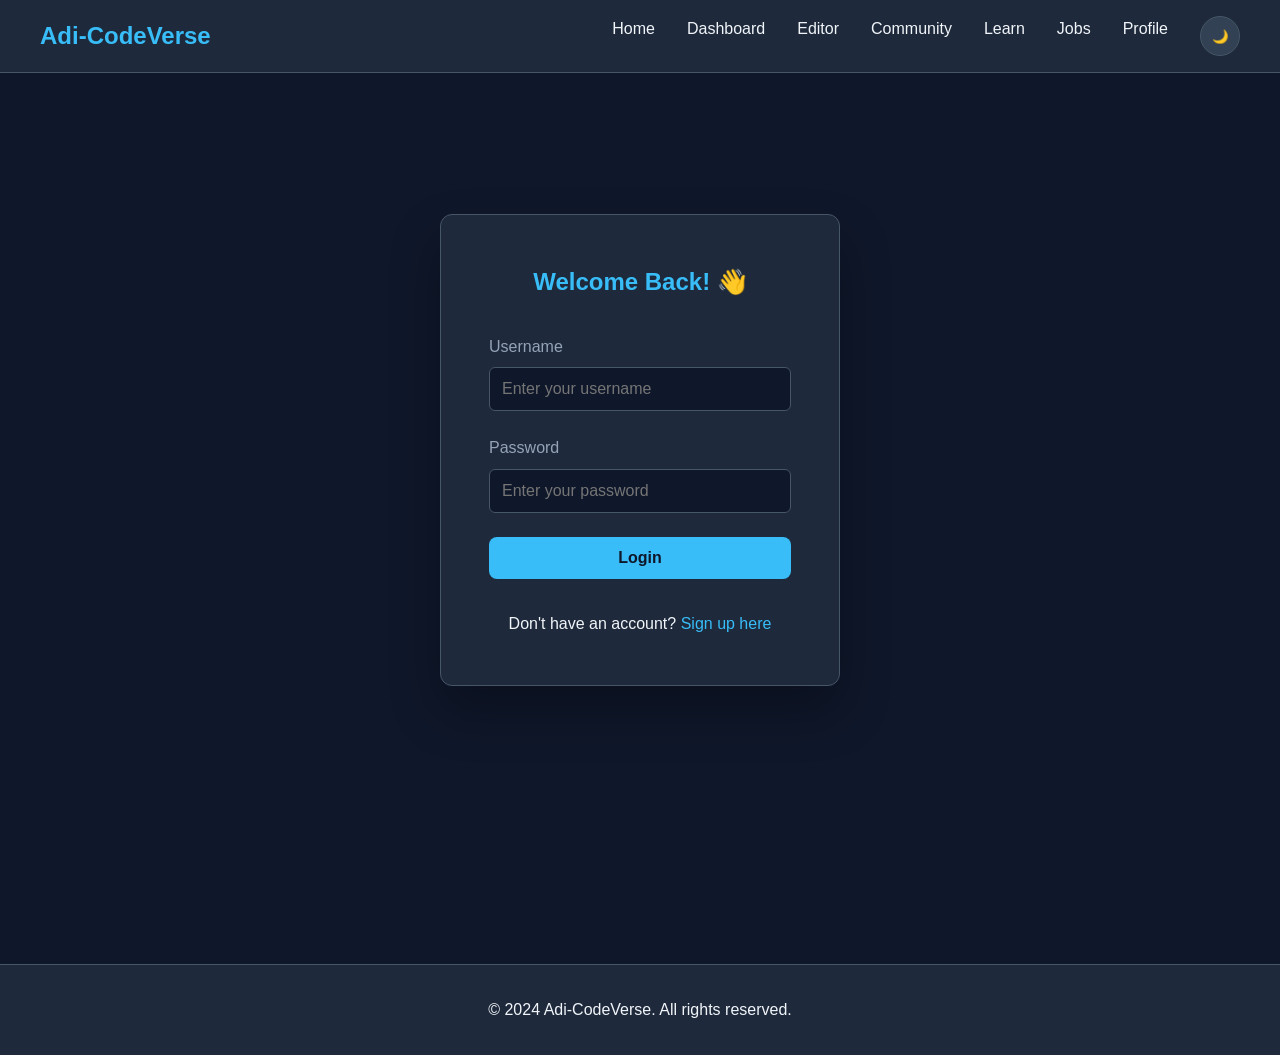
<file: profile.html>
<!DOCTYPE html>
<html lang="en">
<head>
    <meta charset="UTF-8">
    <meta name="viewport" content="width=device-width, initial-scale=1.0">
    <title>Profile - Adi-CodeVerse</title>
    <link rel="stylesheet" href="style.css">
</head>
<body>
    <!-- Navigation -->
    <nav class="navbar">
        <div class="nav-container">
            <a href="index.html" class="logo">Adi-CodeVerse</a>
            <ul class="nav-links">
                <li><a href="index.html">Home</a></li>
                <li><a href="dashboard.html">Dashboard</a></li>
                <li><a href="editor.html">Editor</a></li>
                <li><a href="community.html">Community</a></li>
                <li><a href="learn.html">Learn</a></li>
                <li><a href="jobs.html">Jobs</a></li>
                <li><a href="profile.html" class="btn">Profile</a></li>
                <li><button class="theme-toggle" onclick="toggleTheme()">🌙</button></li>
            </ul>
        </div>
    </nav>

    <!-- Profile Section -->
    <section class="dashboard">
        <div class="container">
            <!-- Profile Header -->
            <div class="profile-header">
                <div class="profile-avatar">👤</div>
                <h2 class="profile-name" id="profileName">Loading...</h2>
                <div class="profile-stats">
                    <div class="stat-item">
                        <div class="stat-number" id="projectsCount">0</div>
                        <div class="stat-label">Projects</div>
                    </div>
                    <div class="stat-item">
                        <div class="stat-number" id="postsCount">0</div>
                        <div class="stat-label">Posts</div>
                    </div>
                    <div class="stat-item">
                        <div class="stat-number" id="applicationsCount">0</div>
                        <div class="stat-label">Applications</div>
                    </div>
                </div>
            </div>

            <!-- Profile Information -->
            <div class="profile-section">
                <h3>📝 Bio</h3>
                <textarea id="userBio" class="profile-textarea" placeholder="Tell us about yourself..."></textarea>
            </div>

            <div class="profile-section">
                <h3>🛠️ Skills</h3>
                <input type="text" id="userSkills" class="profile-input" placeholder="e.g., JavaScript, React, CSS, Node.js...">
            </div>

            <div class="profile-section">
                <h3>🌐 GitHub Profile</h3>
                <input type="text" id="githubProfile" class="profile-input" placeholder="https://github.com/username">
            </div>

            <div class="profile-section">
                <h3>💼 LinkedIn Profile</h3>
                <input type="text" id="linkedinProfile" class="profile-input" placeholder="https://linkedin.com/in/username">
            </div>

            <div class="profile-section">
                <h3>📍 Location</h3>
                <input type="text" id="userLocation" class="profile-input" placeholder="City, Country">
            </div>

            <!-- Save Button -->
            <div class="profile-save-button">
                <button class="btn" onclick="updateProfile()">Save Profile Changes</button>
            </div>
        </div>
    </section>

    <!-- Footer -->
    <footer class="footer">
        <div class="container">
            <p>&copy; 2024 Adi-CodeVerse. All rights reserved.</p>
            <p>Build Your Profile in One Universe 🚀</p>
        </div>
    </footer>

    <script src="script.js"></script>
    <script src="chatbot.js"></script>
    <script>
        // Profile specific functions
        function loadProfile() {
            const user = checkAuth();
            if (!user) return;

            // Load profile data
            const profiles = JSON.parse(localStorage.getItem('profiles') || '{}');
            const profile = profiles[user.username] || {
                bio: '',
                skills: '',
                github: '',
                linkedin: '',
                location: ''
            };

            // Update UI
            document.getElementById('profileName').textContent = user.username;
            document.getElementById('userBio').value = profile.bio;
            document.getElementById('userSkills').value = profile.skills;
            document.getElementById('githubProfile').value = profile.github;
            document.getElementById('linkedinProfile').value = profile.linkedin;
            document.getElementById('userLocation').value = profile.location;

            // Load statistics
            loadUserStats();
        }

        function loadUserStats() {
            const user = JSON.parse(localStorage.getItem('adiCodeverseCurrentUser') || '{}');
            if (!user.username) return;

            // Count projects
            const projects = JSON.parse(localStorage.getItem('adiCodeverseProjects') || '[]');
            const userProjects = projects.filter(p => p.username === user.username);
            document.getElementById('projectsCount').textContent = userProjects.length;

            // Count posts
            const posts = JSON.parse(localStorage.getItem('posts') || '[]');
            const userPosts = posts.filter(p => p.author === user.username);
            document.getElementById('postsCount').textContent = userPosts.length;

            // Count job applications
            const applications = JSON.parse(localStorage.getItem('jobApplications') || '[]');
            const userApplications = applications.filter(a => a.username === user.username);
            document.getElementById('applicationsCount').textContent = userApplications.length;
        }

        function updateProfile() {
            const user = checkAuth();
            if (!user) {
                showToast('Please login to update profile', 'error');
                return;
            }

            const profileData = {
                bio: document.getElementById('userBio').value.trim(),
                skills: document.getElementById('userSkills').value.trim(),
                github: document.getElementById('githubProfile').value.trim(),
                linkedin: document.getElementById('linkedinProfile').value.trim(),
                location: document.getElementById('userLocation').value.trim(),
                updatedAt: new Date().toISOString()
            };

            // Save profile data
            const profiles = JSON.parse(localStorage.getItem('profiles') || '{}');
            profiles[user.username] = profileData;
            localStorage.setItem('profiles', JSON.stringify(profiles));

            showToast('Profile updated successfully! ✨', 'success');
        }

        // Initialize page
        document.addEventListener('DOMContentLoaded', function() {
            loadProfile();
        });
    </script>
</body>
</html>
</file>
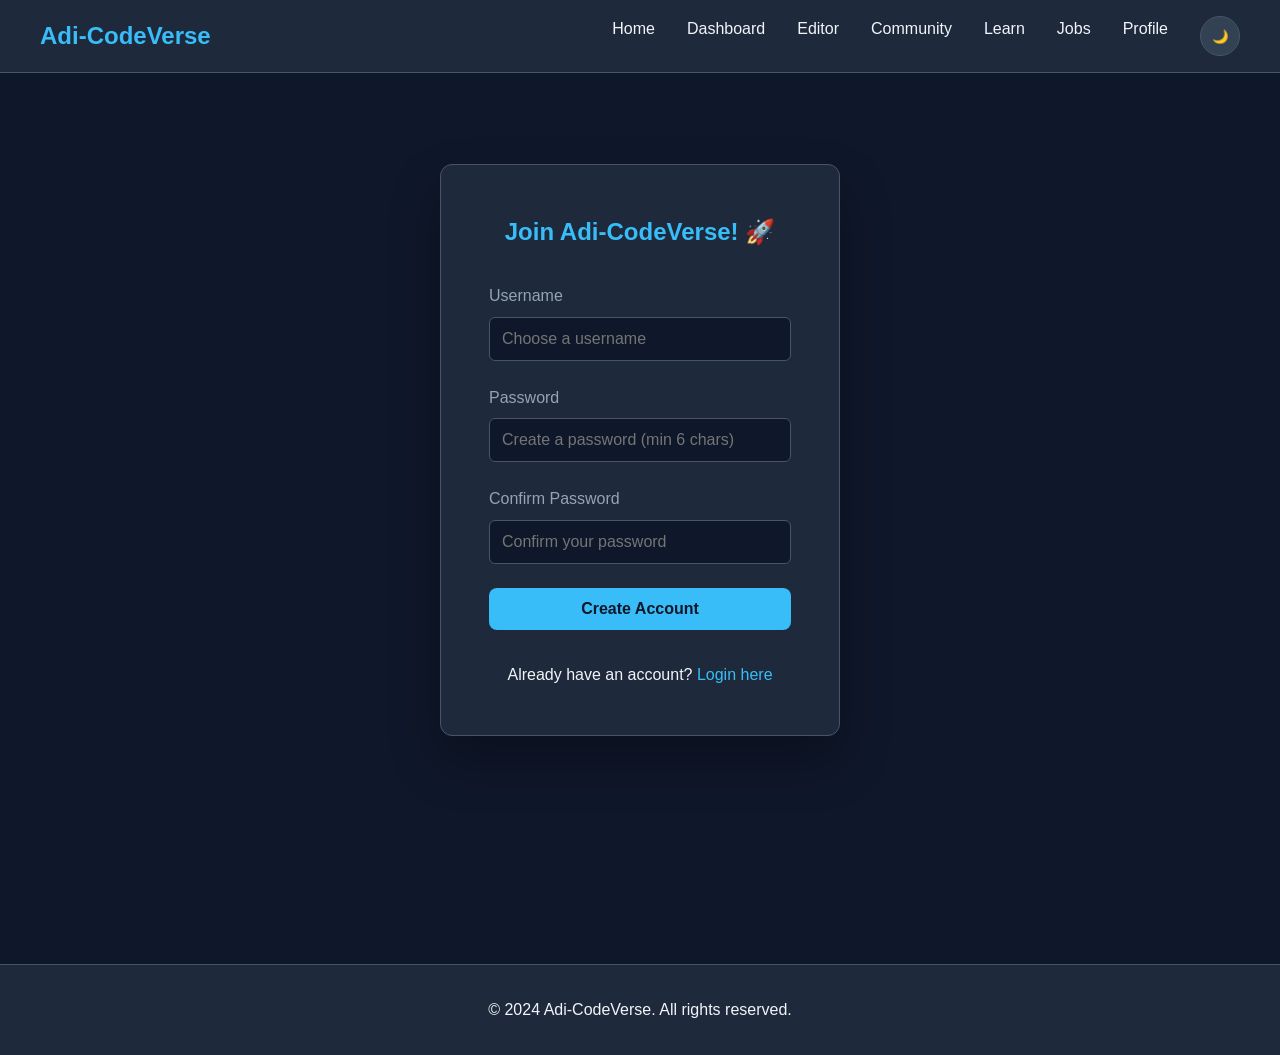
<file: signup.html>
<!DOCTYPE html>
<html lang="en">
<head>
    <meta charset="UTF-8">
    <meta name="viewport" content="width=device-width, initial-scale=1.0">
    <title>Sign Up - Adi-CodeVerse</title>
    <link rel="stylesheet" href="style.css">
</head>
<body>
    <!-- Navigation -->
    <nav class="navbar">
        <div class="nav-container">
            <a href="index.html" class="logo">Adi-CodeVerse</a>
            <ul class="nav-links">
                <li><a href="index.html">Home</a></li>
                <li><a href="dashboard.html">Dashboard</a></li>
                <li><a href="editor.html">Editor</a></li>
                <li><a href="community.html">Community</a></li>
                <li><a href="learn.html">Learn</a></li>
                <li><a href="jobs.html">Jobs</a></li>
                <li><a href="profile.html">Profile</a></li>
                <li><button class="theme-toggle" onclick="toggleTheme()">🌙</button></li>
            </ul>
        </div>
    </nav>

    <!-- Signup Section -->
    <section class="auth-container">
        <div class="auth-form">
            <h2>Join Adi-CodeVerse! 🚀</h2>
            <form id="signupForm">
                <div class="form-group">
                    <label for="username">Username</label>
                    <input type="text" id="username" name="username" placeholder="Choose a username" required>
                </div>
                <div class="form-group">
                    <label for="password">Password</label>
                    <input type="password" id="password" name="password" placeholder="Create a password (min 6 chars)" required>
                </div>
                <div class="form-group">
                    <label for="confirmPassword">Confirm Password</label>
                    <input type="password" id="confirmPassword" name="confirmPassword" placeholder="Confirm your password" required>
                </div>
                <button type="submit" class="btn btn-full-width">Create Account</button>
            </form>
            <p class="text-center mt-2">
                Already have an account? <a href="login.html" class="auth-link">Login here</a>
            </p>
        </div>
    </section>

    <!-- Footer -->
    <footer class="footer">
        <div class="container">
            <p>&copy; 2024 Adi-CodeVerse. All rights reserved.</p>
        </div>
    </footer>

    <script src="script.js"></script>
</body>
</html>
</file>
<file: style.css>
/* Adi-CodeVerse - Developer Platform Styles */

* {
    margin: 0;
    padding: 0;
    box-sizing: border-box;
}

:root {
    --bg-primary: #0f172a;
    --bg-secondary: #1e293b;
    --bg-card: #334155;
    --text-primary: #f1f5f9;
    --text-secondary: #94a3b8;
    --accent: #38bdf8;
    --accent-hover: #0ea5e9;
    --border: #475569;
    --success: #10b981;
    --error: #ef4444;
    --warning: #f59e0b;
}

/* Light Theme */
[data-theme="light"] {
    --bg-primary: #f8fafc;
    --bg-secondary: #ffffff;
    --bg-card: #f1f5f9;
    --text-primary: #1e293b;
    --text-secondary: #64748b;
    --accent: #0ea5e9;
    --accent-hover: #0284c7;
    --border: #e2e8f0;
    --success: #059669;
    --error: #dc2626;
    --warning: #d97706;
}

body {
    font-family: 'Segoe UI', Tahoma, Geneva, Verdana, sans-serif;
    background: var(--bg-primary);
    color: var(--text-primary);
    line-height: 1.6;
    overflow-x: hidden;
}

/* Smooth Scrolling */
html {
    scroll-behavior: smooth;
}

/* Navbar Styles */
.navbar {
    background: var(--bg-secondary);
    padding: 1rem 2rem;
    position: fixed;
    top: 0;
    width: 100%;
    z-index: 1000;
    border-bottom: 1px solid var(--border);
    -webkit-backdrop-filter: blur(10px);
    backdrop-filter: blur(10px);
}

.nav-container {
    max-width: 1200px;
    margin: 0 auto;
    display: flex;
    justify-content: space-between;
    align-items: center;
}

.logo {
    font-size: 1.5rem;
    font-weight: bold;
    color: var(--accent);
    text-decoration: none;
    transition: color 0.3s ease;
}

.logo:hover {
    color: var(--accent-hover);
}

.nav-links {
    display: flex;
    gap: 2rem;
    list-style: none;
}

.nav-links a {
    color: var(--text-primary);
    text-decoration: none;
    transition: color 0.3s ease;
    font-weight: 500;
}

.nav-links a:hover {
    color: var(--accent);
}

/* Theme Toggle */
.theme-toggle {
    background: var(--bg-card);
    border: 1px solid var(--border);
    border-radius: 50px;
    padding: 0.5rem;
    cursor: pointer;
    display: flex;
    align-items: center;
    justify-content: center;
    width: 40px;
    height: 40px;
    transition: all 0.3s ease;
}

.theme-toggle:hover {
    background: var(--accent);
    border-color: var(--accent);
    transform: rotate(180deg);
}

.theme-toggle:active {
    transform: rotate(180deg) scale(0.95);
}

/* Search Box */
.search-container {
    position: relative;
    margin-bottom: 2rem;
}

.search-input {
    width: 100%;
    padding: 1rem 1rem 1rem 3rem;
    background: var(--bg-secondary);
    border: 1px solid var(--border);
    border-radius: 8px;
    color: var(--text-primary);
    font-size: 1rem;
    transition: border-color 0.3s ease;
}

.search-input:focus {
    outline: none;
    border-color: var(--accent);
    box-shadow: 0 0 0 3px rgba(56, 189, 248, 0.1);
}

.search-icon {
    position: absolute;
    left: 1rem;
    top: 50%;
    transform: translateY(-50%);
    color: var(--text-secondary);
    pointer-events: none;
}

/* Project Cards */
.project-item {
    background: var(--bg-card);
    padding: 1.5rem;
    border-radius: 8px;
    border: 1px solid var(--border);
    margin-bottom: 1rem;
    transition: all 0.3s ease;
    display: flex;
    justify-content: space-between;
    align-items: center;
}

.project-item:hover {
    transform: translateX(5px);
    box-shadow: 0 5px 15px rgba(56, 189, 248, 0.2);
    border-color: var(--accent);
}

.project-info h4 {
    color: var(--accent);
    margin-bottom: 0.5rem;
}

.project-info p {
    color: var(--text-secondary);
    font-size: 0.9rem;
    margin: 0;
}

.project-actions {
    display: flex;
    gap: 0.5rem;
}

.project-actions .btn {
    padding: 0.5rem 1rem;
    font-size: 0.9rem;
}

.delete-btn {
    background: var(--error);
    color: white;
    border: none;
    padding: 0.5rem 1rem;
    border-radius: 6px;
    cursor: pointer;
    font-size: 0.9rem;
    transition: all 0.3s ease;
}

.delete-btn:hover {
    background: #dc2626;
    transform: scale(1.05);
}

/* Empty State */
.empty-state {
    text-align: center;
    padding: 3rem;
    color: var(--text-secondary);
}

.empty-state-icon {
    font-size: 4rem;
    margin-bottom: 1rem;
    opacity: 0.5;
}

/* Animations */
@keyframes slideIn {
    from {
        opacity: 0;
        transform: translateY(20px);
    }
    to {
        opacity: 1;
        transform: translateY(0);
    }
}

.project-item {
    animation: slideIn 0.3s ease;
}

/* Chatbot Styles */
.chatbot-button {
    position: fixed;
    bottom: 2rem;
    right: 2rem;
    width: 60px;
    height: 60px;
    background: var(--accent);
    border-radius: 50%;
    display: flex;
    align-items: center;
    justify-content: center;
    font-size: 1.5rem;
    cursor: pointer;
    box-shadow: 0 5px 20px rgba(56, 189, 248, 0.4);
    transition: all 0.3s ease;
    z-index: 1000;
}

.chatbot-button:hover {
    transform: scale(1.1);
    box-shadow: 0 8px 25px rgba(56, 189, 248, 0.6);
}

.chatbot-window {
    position: fixed;
    bottom: 6rem;
    right: 2rem;
    width: 350px;
    height: 500px;
    background: var(--bg-secondary);
    border: 1px solid var(--border);
    border-radius: 12px;
    display: none;
    flex-direction: column;
    box-shadow: 0 10px 40px rgba(0, 0, 0, 0.3);
    z-index: 1001;
}

.chatbot-header {
    background: var(--accent);
    color: var(--bg-primary);
    padding: 1rem;
    border-radius: 12px 12px 0 0;
    display: flex;
    justify-content: space-between;
    align-items: center;
}

.chatbot-header h4 {
    margin: 0;
    font-size: 1rem;
}

.chatbot-close {
    background: none;
    border: none;
    color: var(--bg-primary);
    font-size: 1.5rem;
    cursor: pointer;
    padding: 0;
    width: 30px;
    height: 30px;
    display: flex;
    align-items: center;
    justify-content: center;
    border-radius: 50%;
    transition: background 0.3s ease;
}

.chatbot-close:hover {
    background: rgba(255, 255, 255, 0.2);
}

.chatbot-messages {
    flex: 1;
    padding: 1rem;
    overflow-y: auto;
    display: flex;
    flex-direction: column;
    gap: 0.75rem;
}

.chat-message {
    max-width: 80%;
    padding: 0.75rem 1rem;
    border-radius: 12px;
    animation: slideIn 0.3s ease;
}

.chat-message.user {
    align-self: flex-end;
    background: var(--accent);
    color: var(--bg-primary);
}

.chat-message.bot {
    align-self: flex-start;
    background: var(--bg-card);
    border: 1px solid var(--border);
}

.message-content {
    margin-bottom: 0.25rem;
    line-height: 1.4;
}

.message-time {
    font-size: 0.75rem;
    opacity: 0.7;
}

.chatbot-input-container {
    padding: 1rem;
    border-top: 1px solid var(--border);
    display: flex;
    gap: 0.5rem;
}

.chatbot-input-container input {
    flex: 1;
    padding: 0.75rem;
    background: var(--bg-primary);
    border: 1px solid var(--border);
    border-radius: 6px;
    color: var(--text-primary);
    font-size: 0.9rem;
}

.chatbot-input-container input:focus {
    outline: none;
    border-color: var(--accent);
}

.chatbot-input-container button {
    background: var(--accent);
    color: var(--bg-primary);
    border: none;
    padding: 0.75rem 1rem;
    border-radius: 6px;
    cursor: pointer;
    font-weight: 600;
    transition: background 0.3s ease;
}

.chatbot-input-container button:hover {
    background: var(--accent-hover);
}

/* Community Features */
.post-input-container {
    background: var(--bg-secondary);
    padding: 2rem;
    border-radius: 12px;
    border: 1px solid var(--border);
    margin-bottom: 2rem;
}

.post-textarea {
    width: 100%;
    min-height: 100px;
    padding: 1rem;
    background: var(--bg-primary);
    border: 1px solid var(--border);
    border-radius: 8px;
    color: var(--text-primary);
    font-family: inherit;
    font-size: 1rem;
    resize: vertical;
}

.post-textarea:focus {
    outline: none;
    border-color: var(--accent);
    box-shadow: 0 0 0 3px rgba(56, 189, 248, 0.1);
}

.post-item {
    background: var(--bg-card);
    padding: 1.5rem;
    border-radius: 12px;
    border: 1px solid var(--border);
    margin-bottom: 1rem;
    transition: all 0.3s ease;
}

.post-item:hover {
    transform: translateY(-2px);
    box-shadow: 0 5px 20px rgba(56, 189, 248, 0.2);
    border-color: var(--accent);
}

.post-header {
    display: flex;
    justify-content: space-between;
    align-items: center;
    margin-bottom: 1rem;
}

.post-author {
    font-weight: 600;
    color: var(--accent);
}

.post-time {
    font-size: 0.85rem;
    color: var(--text-secondary);
}

.post-content {
    margin-bottom: 1rem;
    line-height: 1.6;
}

.post-actions {
    display: flex;
    gap: 1rem;
    align-items: center;
}

.like-button {
    background: none;
    border: none;
    color: var(--text-secondary);
    cursor: pointer;
    font-size: 1.2rem;
    transition: all 0.3s ease;
    display: flex;
    align-items: center;
    gap: 0.25rem;
}

.like-button:hover {
    color: var(--error);
    transform: scale(1.1);
}

.like-button.liked {
    color: var(--error);
}

.delete-post-btn {
    background: var(--error);
    color: white;
    border: none;
    padding: 0.5rem 1rem;
    border-radius: 6px;
    cursor: pointer;
    font-size: 0.85rem;
    transition: all 0.3s ease;
}

.delete-post-btn:hover {
    background: #dc2626;
    transform: scale(1.05);
}

/* Learning Hub */
.course-grid {
    display: grid;
    grid-template-columns: repeat(auto-fit, minmax(300px, 1fr));
    gap: 2rem;
    margin-top: 2rem;
}

.course-card {
    background: var(--bg-card);
    padding: 2rem;
    border-radius: 12px;
    border: 1px solid var(--border);
    transition: all 0.3s ease;
    text-align: center;
}

.course-card:hover {
    transform: translateY(-5px) scale(1.02);
    box-shadow: 0 15px 30px rgba(56, 189, 248, 0.2);
    border-color: var(--accent);
}

.course-icon {
    font-size: 3rem;
    margin-bottom: 1rem;
    color: var(--accent);
}

.course-card h3 {
    color: var(--text-primary);
    margin-bottom: 1rem;
}

.course-card p {
    color: var(--text-secondary);
    margin-bottom: 1.5rem;
    line-height: 1.6;
}

.course-content {
    background: var(--bg-secondary);
    padding: 1.5rem;
    border-radius: 8px;
    margin-top: 1rem;
    text-align: left;
    border: 1px solid var(--border);
}

.course-content h4 {
    color: var(--accent);
    margin-bottom: 1rem;
}

.course-content ul {
    list-style: none;
    padding: 0;
}

.course-content li {
    padding: 0.5rem 0;
    border-bottom: 1px solid var(--border);
    color: var(--text-secondary);
}

.course-content li:last-child {
    border-bottom: none;
}

.course-content li:before {
    content: "▶️";
    margin-right: 0.5rem;
    color: var(--accent);
}

/* Course Content Visibility */
.course-content.hidden {
    display: none;
}

.course-content.visible {
    display: block;
}

/* Profile Save Button */
.profile-save-button {
    text-align: center;
    margin-top: 2rem;
}

/* Jobs Page */
.job-grid {
    display: grid;
    grid-template-columns: repeat(auto-fit, minmax(350px, 1fr));
    gap: 2rem;
    margin-top: 2rem;
}

.job-card {
    background: var(--bg-card);
    padding: 2rem;
    border-radius: 12px;
    border: 1px solid var(--border);
    transition: all 0.3s ease;
}

.job-card:hover {
    transform: translateY(-3px);
    box-shadow: 0 10px 25px rgba(56, 189, 248, 0.2);
    border-color: var(--accent);
}

.job-header {
    margin-bottom: 1rem;
}

.job-title {
    color: var(--accent);
    font-size: 1.25rem;
    margin-bottom: 0.5rem;
}

.job-company {
    color: var(--text-secondary);
    font-size: 1rem;
    margin-bottom: 0.5rem;
}

.job-meta {
    display: flex;
    gap: 1rem;
    margin-bottom: 1rem;
    flex-wrap: wrap;
}

.job-tag {
    background: var(--bg-secondary);
    color: var(--text-secondary);
    padding: 0.25rem 0.75rem;
    border-radius: 20px;
    font-size: 0.85rem;
    border: 1px solid var(--border);
}

.job-description {
    color: var(--text-primary);
    line-height: 1.6;
    margin-bottom: 1.5rem;
}

/* Profile Page */
.profile-header {
    background: var(--bg-card);
    padding: 2rem;
    border-radius: 12px;
    border: 1px solid var(--border);
    text-align: center;
    margin-bottom: 2rem;
}

.profile-avatar {
    width: 100px;
    height: 100px;
    background: var(--accent);
    border-radius: 50%;
    display: flex;
    align-items: center;
    justify-content: center;
    font-size: 3rem;
    margin: 0 auto 1rem;
    color: var(--bg-primary);
}

.profile-name {
    font-size: 1.5rem;
    color: var(--accent);
    margin-bottom: 0.5rem;
}

.profile-stats {
    display: flex;
    justify-content: center;
    gap: 2rem;
    margin-bottom: 1rem;
}

.stat-item {
    text-align: center;
}

.stat-number {
    font-size: 1.5rem;
    font-weight: bold;
    color: var(--accent);
}

.stat-label {
    font-size: 0.9rem;
    color: var(--text-secondary);
}

.profile-section {
    background: var(--bg-card);
    padding: 2rem;
    border-radius: 12px;
    border: 1px solid var(--border);
    margin-bottom: 2rem;
}

.profile-section h3 {
    color: var(--accent);
    margin-bottom: 1rem;
}

.profile-input {
    width: 100%;
    padding: 0.75rem;
    background: var(--bg-primary);
    border: 1px solid var(--border);
    border-radius: 6px;
    color: var(--text-primary);
    font-size: 1rem;
    margin-bottom: 1rem;
}

.profile-input:focus {
    outline: none;
    border-color: var(--accent);
    box-shadow: 0 0 0 3px rgba(56, 189, 248, 0.1);
}

.profile-textarea {
    width: 100%;
    min-height: 120px;
    padding: 0.75rem;
    background: var(--bg-primary);
    border: 1px solid var(--border);
    border-radius: 6px;
    color: var(--text-primary);
    font-family: inherit;
    font-size: 1rem;
    resize: vertical;
    margin-bottom: 1rem;
}

.profile-textarea:focus {
    outline: none;
    border-color: var(--accent);
    box-shadow: 0 0 0 3px rgba(56, 189, 248, 0.1);
}

/* Responsive Design for New Features */
@media (max-width: 768px) {
    .chatbot-window {
        width: 90%;
        right: 5%;
        height: 400px;
    }
    
    .chatbot-button {
        bottom: 1rem;
        right: 1rem;
        width: 50px;
        height: 50px;
        font-size: 1.2rem;
    }
    
    .course-grid,
    .job-grid {
        grid-template-columns: 1fr;
    }
    
    .profile-stats {
        flex-direction: column;
        gap: 1rem;
    }
    
    .post-header {
        flex-direction: column;
        align-items: flex-start;
        gap: 0.5rem;
    }
    
    .job-meta {
        flex-direction: column;
        gap: 0.5rem;
    }
}

/* Button Styles */
.btn {
    background: var(--accent);
    color: var(--bg-primary);
    padding: 0.75rem 1.5rem;
    border: none;
    border-radius: 8px;
    cursor: pointer;
    font-size: 1rem;
    font-weight: 600;
    transition: all 0.3s ease;
    text-decoration: none;
    display: inline-block;
    text-align: center;
}

.btn:hover {
    background: var(--accent-hover);
    transform: translateY(-2px);
    box-shadow: 0 10px 25px rgba(56, 189, 248, 0.3);
}

.btn-secondary {
    background: transparent;
    color: var(--accent);
    border: 2px solid var(--accent);
}

.btn-secondary:hover {
    background: var(--accent);
    color: var(--bg-primary);
}

.btn-danger {
    background: var(--error);
    color: white;
}

.btn-danger:hover {
    background: #dc2626;
    box-shadow: 0 10px 25px rgba(239, 68, 68, 0.3);
}

/* Container */
.container {
    max-width: 1200px;
    margin: 0 auto;
    padding: 0 2rem;
}

/* Hero Section */
.hero {
    padding: 8rem 2rem 4rem;
    text-align: center;
    min-height: 100vh;
    display: flex;
    flex-direction: column;
    justify-content: center;
    align-items: center;
}

.hero h1 {
    font-size: 3.5rem;
    margin-bottom: 1rem;
    background: linear-gradient(135deg, var(--accent), var(--accent-hover));
    -webkit-background-clip: text;
    -webkit-text-fill-color: transparent;
    background-clip: text;
    animation: glow 2s ease-in-out infinite alternate;
}

@keyframes glow {
    from { text-shadow: 0 0 10px rgba(56, 189, 248, 0.5); }
    to { text-shadow: 0 0 20px rgba(56, 189, 248, 0.8); }
}

.hero p {
    font-size: 1.25rem;
    color: var(--text-secondary);
    margin-bottom: 2rem;
    max-width: 600px;
}

/* Features Section */
.features {
    padding: 4rem 2rem;
    background: var(--bg-secondary);
}

.features-grid {
    display: grid;
    grid-template-columns: repeat(auto-fit, minmax(280px, 1fr));
    gap: 2rem;
    margin-top: 3rem;
}

.feature-card {
    background: var(--bg-card);
    padding: 2rem;
    border-radius: 12px;
    border: 1px solid var(--border);
    transition: all 0.3s ease;
    text-align: center;
}

.feature-card:hover {
    transform: translateY(-5px);
    box-shadow: 0 20px 40px rgba(56, 189, 248, 0.2);
    border-color: var(--accent);
}

.feature-icon {
    font-size: 3rem;
    margin-bottom: 1rem;
    color: var(--accent);
}

.feature-card h3 {
    margin-bottom: 1rem;
    color: var(--text-primary);
}

.feature-card p {
    color: var(--text-secondary);
}

/* Auth Forms */
.auth-container {
    min-height: 100vh;
    display: flex;
    align-items: center;
    justify-content: center;
    padding: 2rem;
}

.auth-form {
    background: var(--bg-secondary);
    padding: 3rem;
    border-radius: 12px;
    border: 1px solid var(--border);
    width: 100%;
    max-width: 400px;
    box-shadow: 0 25px 50px rgba(0, 0, 0, 0.3);
}

.auth-form h2 {
    text-align: center;
    margin-bottom: 2rem;
    color: var(--accent);
}

.form-group {
    margin-bottom: 1.5rem;
}

.form-group label {
    display: block;
    margin-bottom: 0.5rem;
    color: var(--text-secondary);
    font-weight: 500;
}

.form-group input {
    width: 100%;
    padding: 0.75rem;
    background: var(--bg-primary);
    border: 1px solid var(--border);
    border-radius: 6px;
    color: var(--text-primary);
    font-size: 1rem;
    transition: border-color 0.3s ease;
}

.form-group input:focus {
    outline: none;
    border-color: var(--accent);
    box-shadow: 0 0 0 3px rgba(56, 189, 248, 0.1);
}

.btn-full-width {
    width: 100%;
}

.auth-link {
    color: var(--accent);
    text-decoration: none;
}

.auth-link:hover {
    text-decoration: underline;
}

/* Dashboard specific styles */
.dashboard-card-content {
    margin-top: 1rem;
}

.dashboard-card-content small {
    color: var(--text-secondary);
}

.stats-row {
    display: flex;
    justify-content: space-between;
    margin-bottom: 0.5rem;
}

.quick-actions {
    margin-top: 1rem;
    display: flex;
    flex-direction: column;
    gap: 0.5rem;
}

.quick-actions .btn {
    width: 100%;
}

/* Editor specific styles */
.editor-header-content {
    display: flex;
    justify-content: space-between;
    align-items: center;
}

.editor-header-content h2 {
    margin: 0;
    color: var(--accent);
}

.editor-header-content p {
    margin: 0;
    color: var(--text-secondary);
}

.editor-actions {
    display: flex;
    gap: 1rem;
}

@media (max-width: 768px) {
    .editor-actions {
        flex-direction: column;
        gap: 0.5rem;
    }
    
    .editor-header-content {
        flex-direction: column;
        gap: 1rem;
    }
}

.output-iframe-accessible {
    width: 100%;
    height: 100%;
    border: 1px solid var(--border);
    border-radius: 8px;
    background: white;
}

/* Dashboard */
.dashboard {
    padding: 6rem 2rem 2rem;
    min-height: 100vh;
}

.welcome-section {
    text-align: center;
    margin-bottom: 3rem;
}

.welcome-section h1 {
    font-size: 2.5rem;
    margin-bottom: 1rem;
    color: var(--accent);
}

.dashboard-grid {
    display: grid;
    grid-template-columns: repeat(auto-fit, minmax(300px, 1fr));
    gap: 2rem;
    margin-top: 2rem;
}

.dashboard-card {
    background: var(--bg-secondary);
    padding: 2rem;
    border-radius: 12px;
    border: 1px solid var(--border);
    transition: all 0.3s ease;
}

.dashboard-card:hover {
    transform: translateY(-3px);
    box-shadow: 0 15px 30px rgba(56, 189, 248, 0.2);
    border-color: var(--accent);
}

.dashboard-card h3 {
    color: var(--accent);
    margin-bottom: 1rem;
}

/* Code Editor */
.editor-container {
    padding: 6rem 2rem 2rem;
    min-height: 100vh;
}

.editor-layout {
    display: grid;
    grid-template-columns: 1fr 1fr;
    gap: 2rem;
    height: calc(100vh - 8rem);
}

.code-section {
    display: flex;
    flex-direction: column;
    gap: 1rem;
}

.code-section h3 {
    color: var(--accent);
    margin-bottom: 0.5rem;
}

.code-textarea {
    flex: 1;
    padding: 1rem;
    background: var(--bg-secondary);
    border: 1px solid var(--border);
    border-radius: 8px;
    color: var(--text-primary);
    font-family: 'Courier New', monospace;
    font-size: 14px;
    resize: none;
    transition: border-color 0.3s ease;
}

.code-textarea:focus {
    outline: none;
    border-color: var(--accent);
}

.output-section {
    grid-column: 1 / -1;
    height: 400px;
}

.output-iframe {
    width: 100%;
    height: 100%;
    border: 1px solid var(--border);
    border-radius: 8px;
    background: white;
}

.run-button {
    grid-column: 1 / -1;
    justify-self: center;
    padding: 1rem 2rem;
    font-size: 1.1rem;
}

/* Footer */
.footer {
    background: var(--bg-secondary);
    padding: 2rem;
    text-align: center;
    border-top: 1px solid var(--border);
    margin-top: 4rem;
}

/* Responsive Design */
@media (max-width: 768px) {
    .navbar {
        padding: 1rem;
    }
    
    .nav-links {
        gap: 1rem;
        font-size: 0.9rem;
    }
    
    .hero h1 {
        font-size: 2.5rem;
    }
    
    .hero p {
        font-size: 1.1rem;
    }
    
    .features-grid {
        grid-template-columns: 1fr;
    }
    
    .editor-layout {
        grid-template-columns: 1fr;
        height: auto;
    }
    
    .output-section {
        height: 300px;
    }
    
    .dashboard-grid {
        grid-template-columns: 1fr;
    }
}

@media (max-width: 480px) {
    .container {
        padding: 0 1rem;
    }
    
    .hero {
        padding: 6rem 1rem 3rem;
    }
    
    .hero h1 {
        font-size: 2rem;
    }
    
    .auth-form {
        padding: 2rem;
    }
    
    .nav-links {
        display: none;
    }
}

/* Utility Classes */
.text-center {
    text-align: center;
}

.mt-2 {
    margin-top: 2rem;
}

.mb-2 {
    margin-bottom: 2rem;
}

.hidden {
    display: none;
}

/* Loading Animation */
.loading {
    display: inline-block;
    width: 20px;
    height: 20px;
    border: 3px solid rgba(56, 189, 248, 0.3);
    border-radius: 50%;
    border-top-color: var(--accent);
    animation: spin 1s ease-in-out infinite;
}

@keyframes spin {
    to { transform: rotate(360deg); }
}

/* Toast Notification */
.toast {
    position: fixed;
    bottom: 2rem;
    right: 2rem;
    background: var(--bg-secondary);
    color: var(--text-primary);
    padding: 1rem 1.5rem;
    border-radius: 8px;
    border: 1px solid var(--border);
    box-shadow: 0 10px 25px rgba(0, 0, 0, 0.3);
    transform: translateX(400px);
    transition: transform 0.3s ease;
    z-index: 2000;
}

.toast.show {
    transform: translateX(0);
}

.toast.success {
    border-color: var(--success);
    color: var(--success);
}

.toast.error {
    border-color: var(--error);
    color: var(--error);
}
</file>
